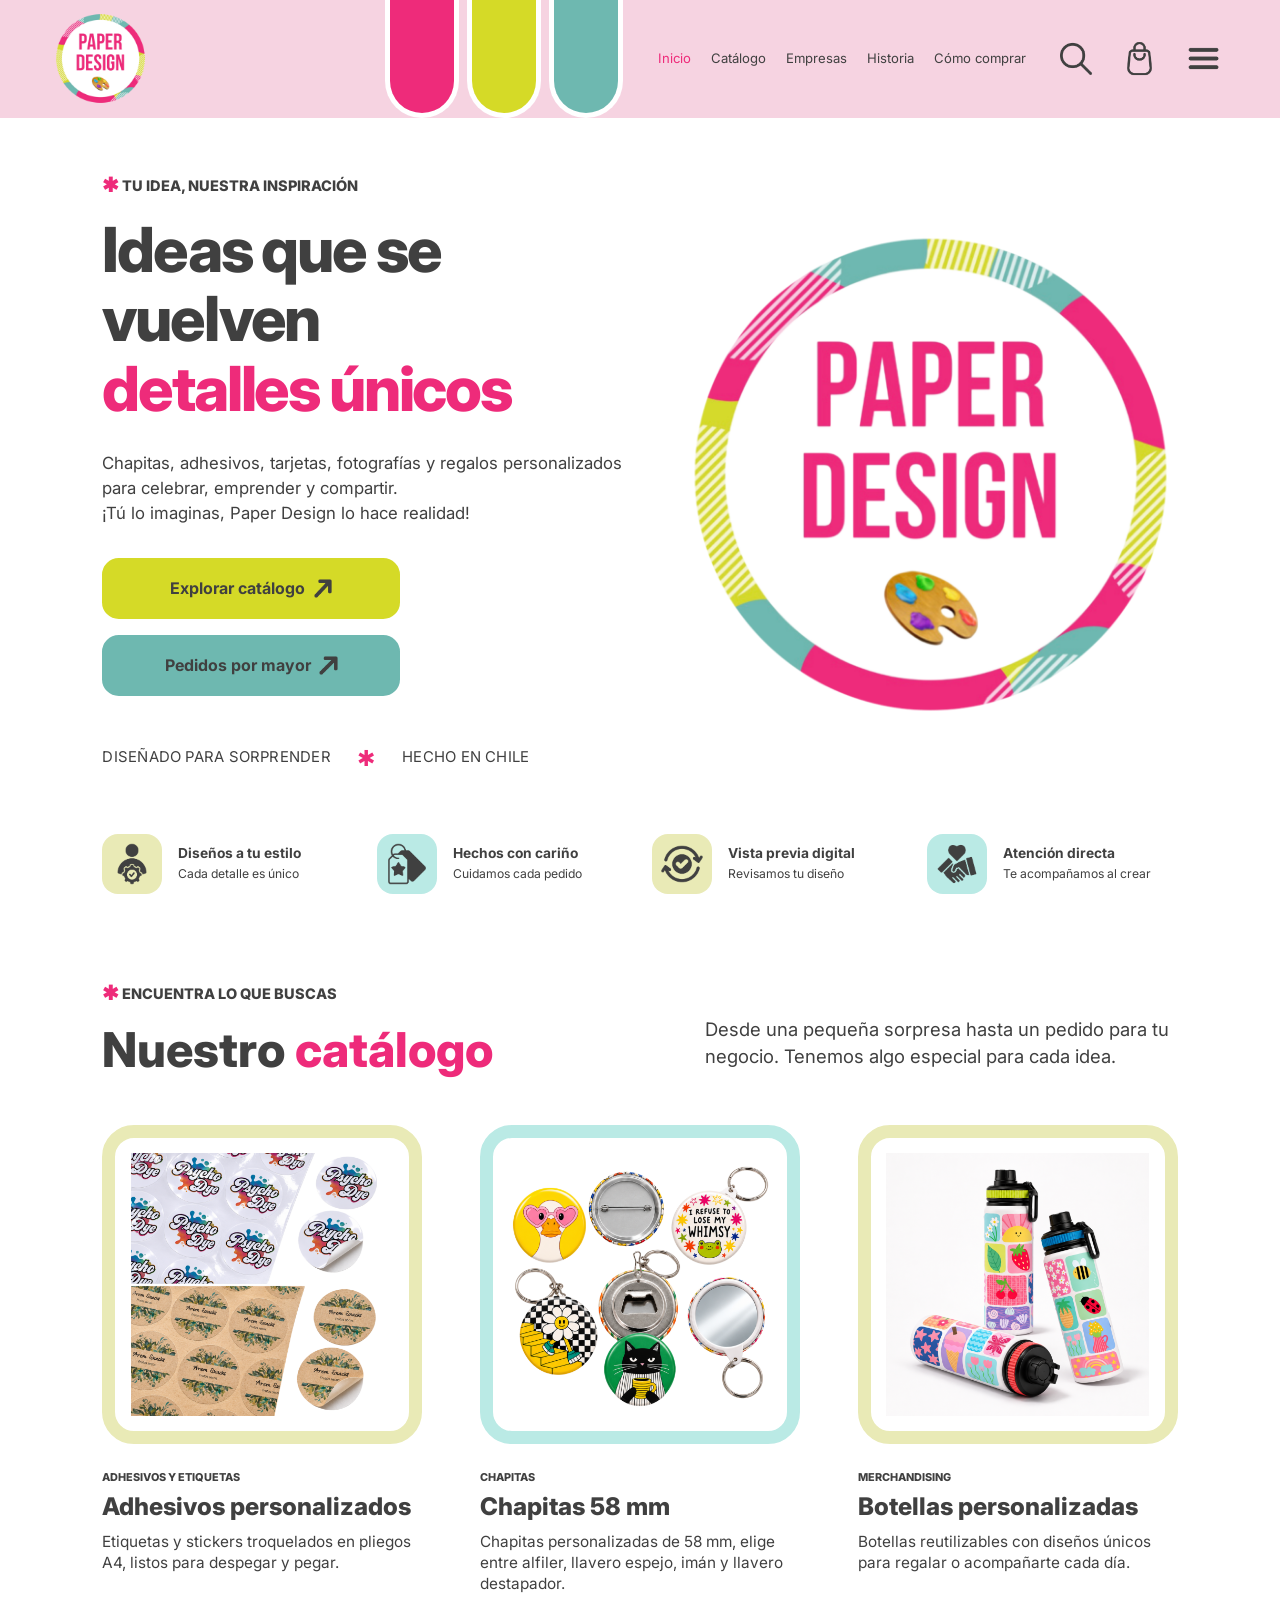
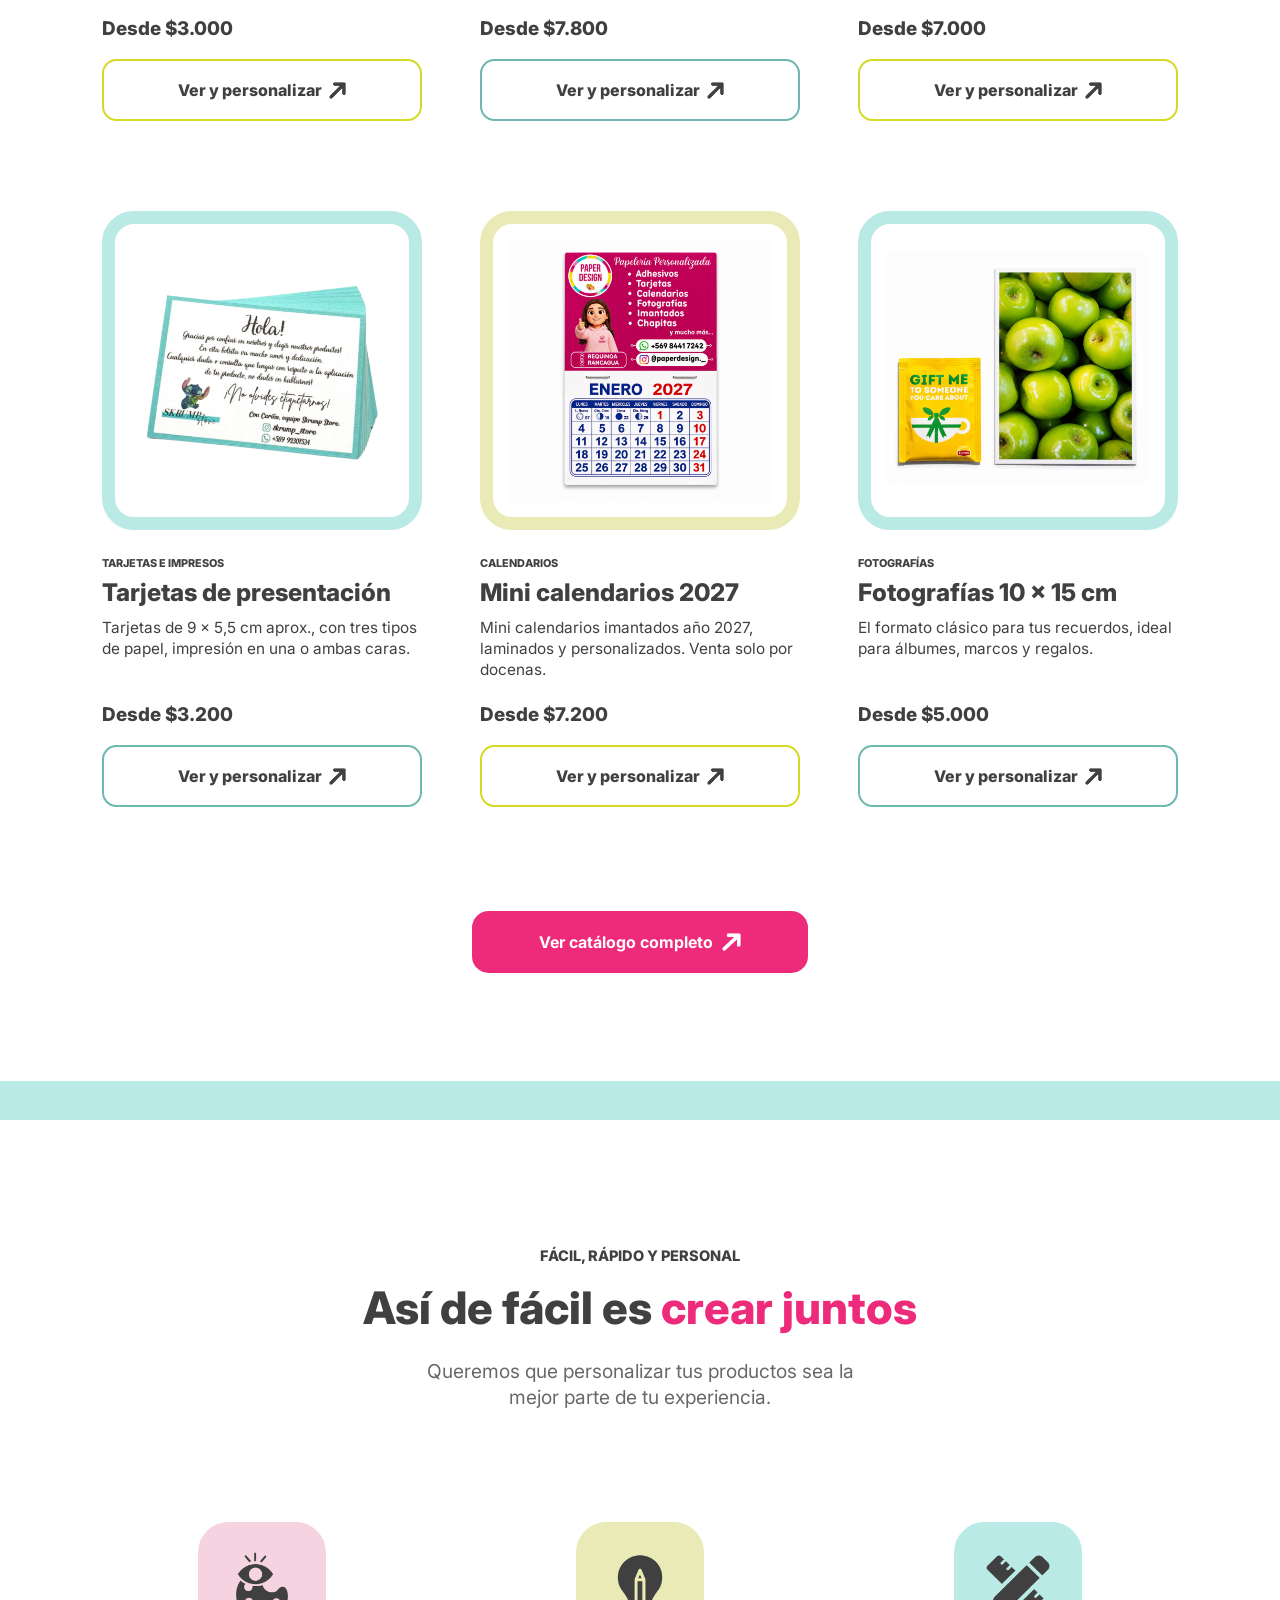
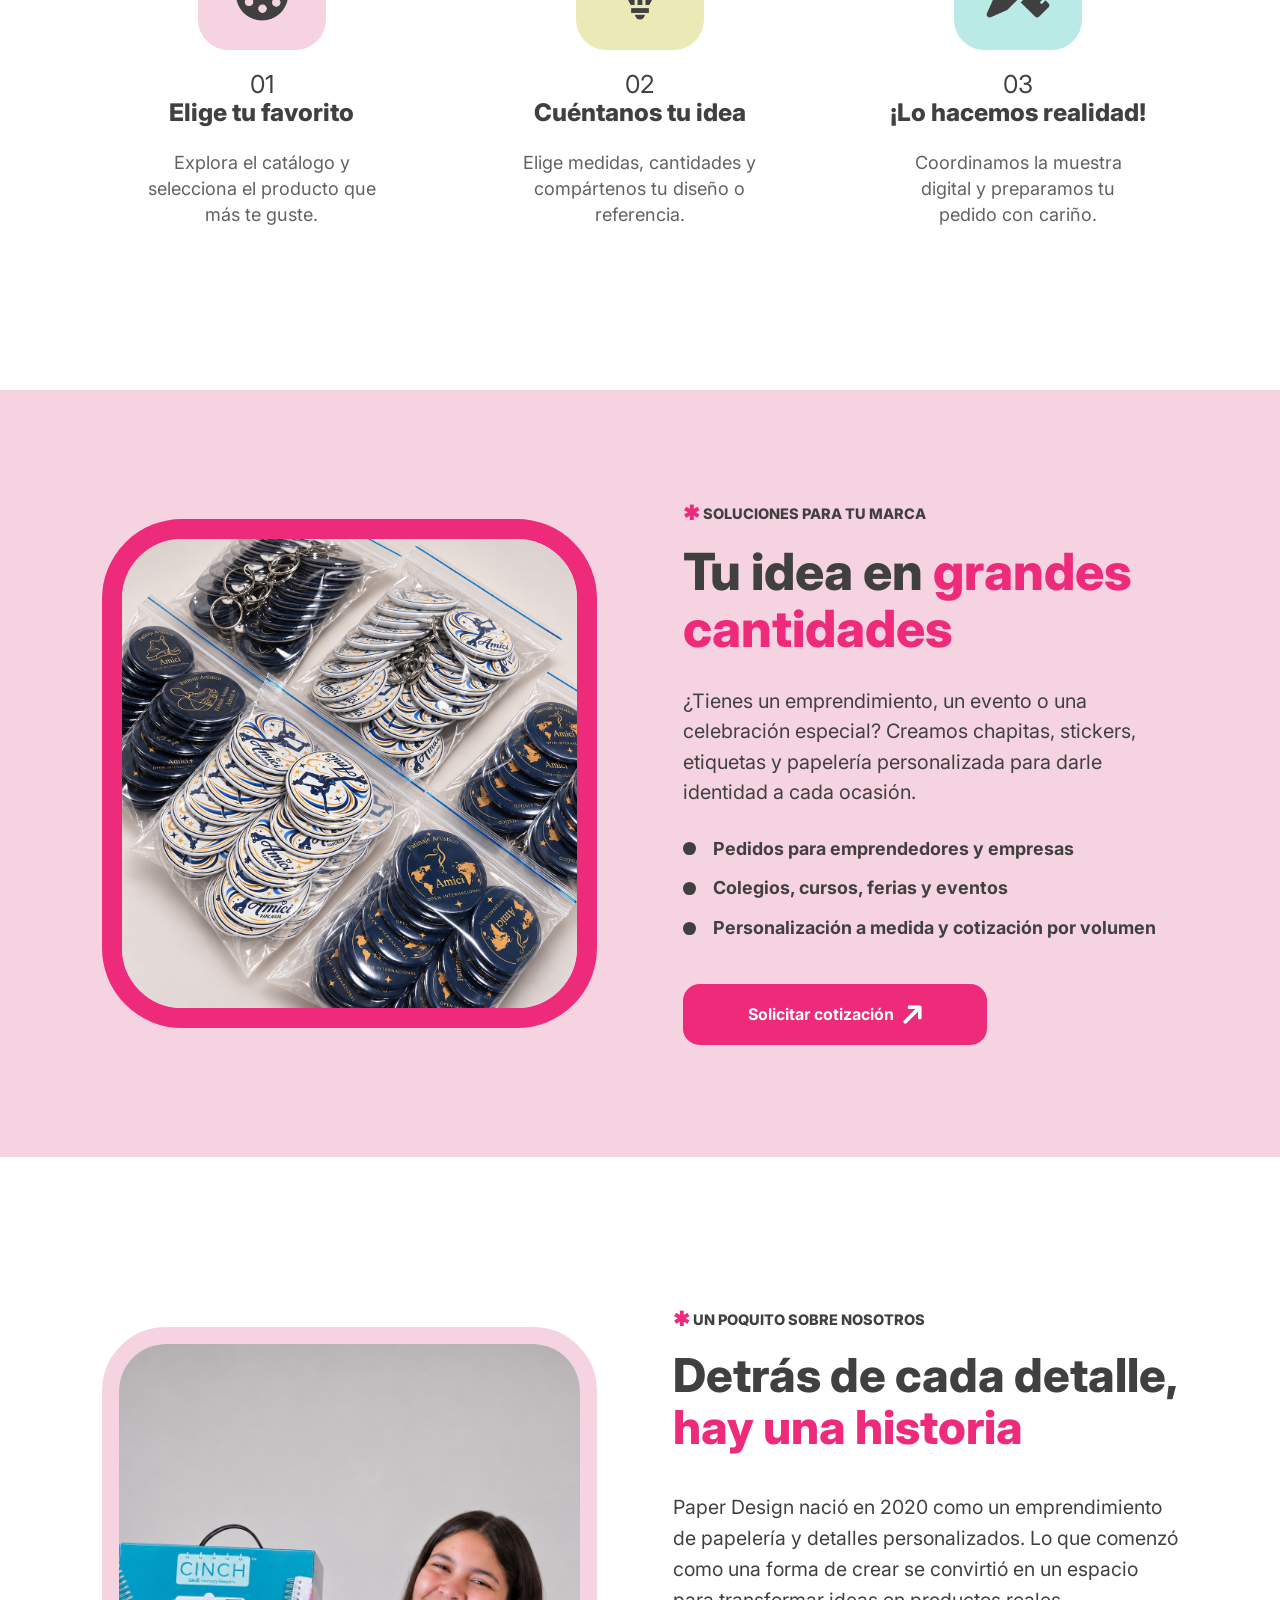
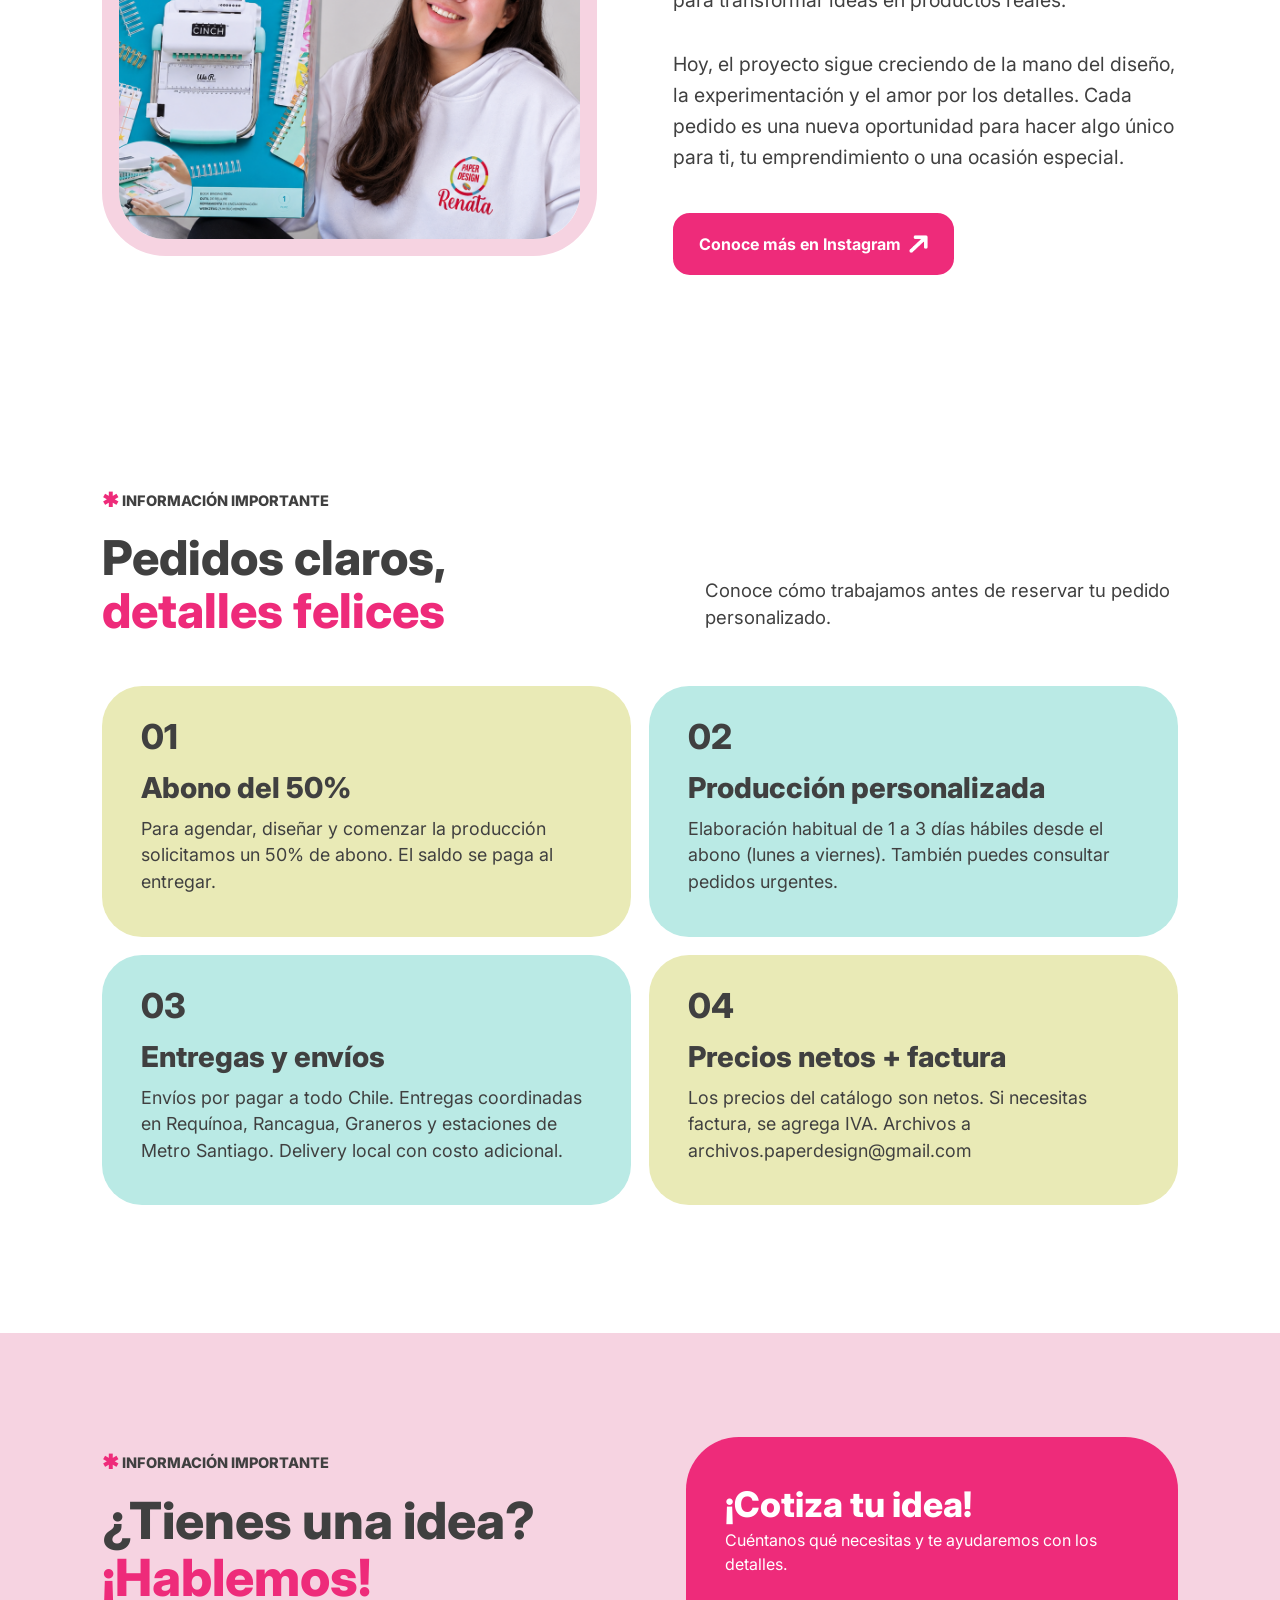
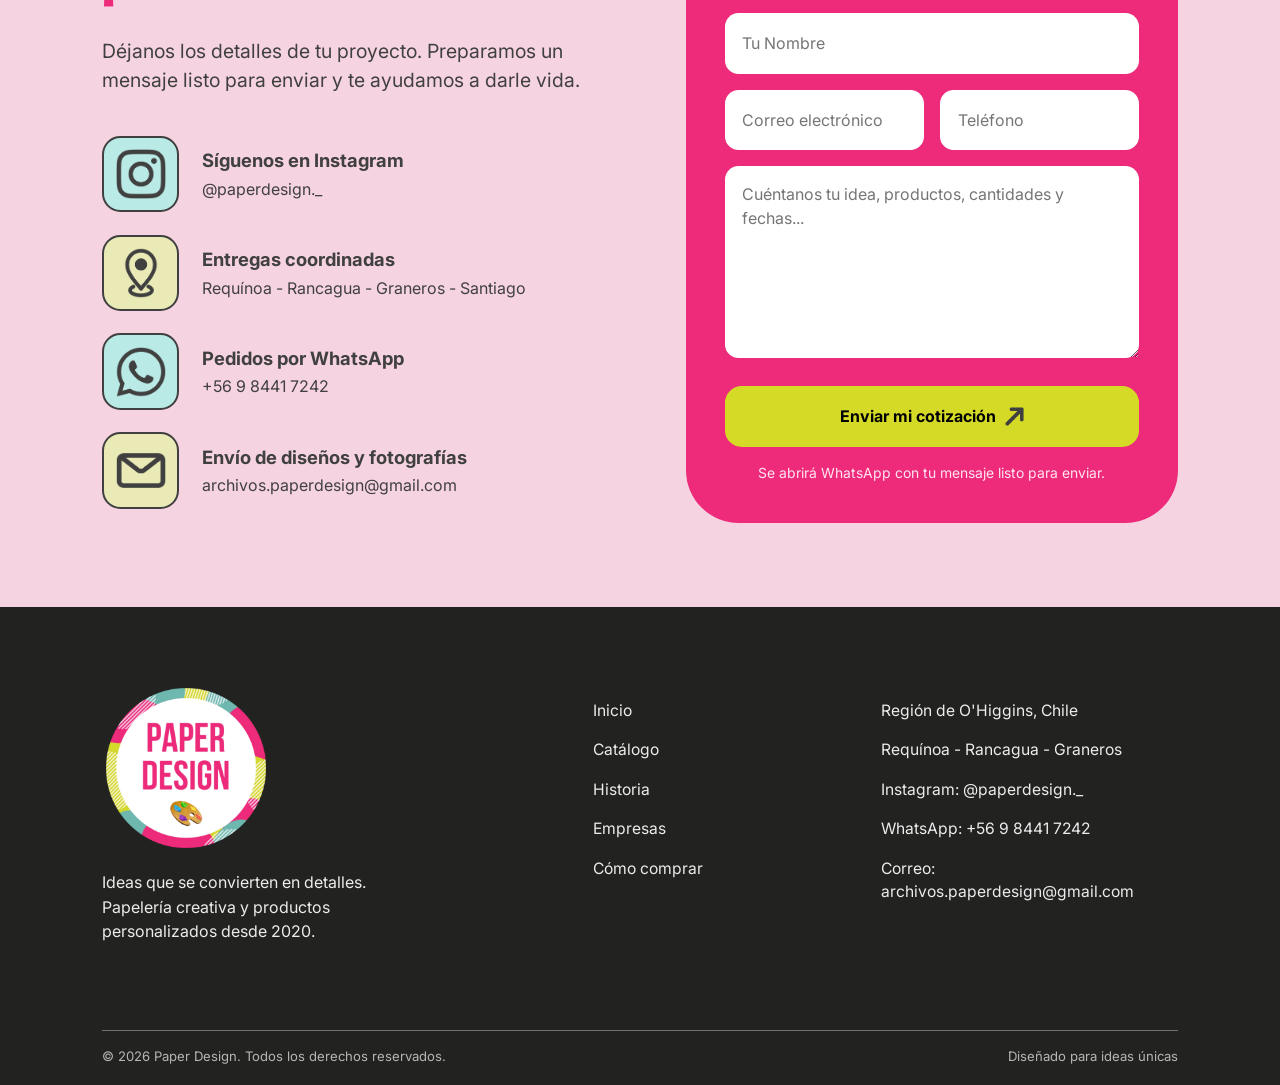
<file: index.html>
<!DOCTYPE html>
<html lang="es-CL">
<head>
  <meta charset="UTF-8">
  <meta name="viewport" content="width=device-width, initial-scale=1.0">
  <meta name="theme-color" content="#F6D3E1">
  <meta name="description" content="Paper Design, papelería creativa y productos personalizados desde 2020.">
  <title>Inicio | Paper Design</title>
  <link rel="preconnect" href="https://fonts.googleapis.com">
  <link rel="preconnect" href="https://fonts.gstatic.com" crossorigin>
  <link href="https://fonts.googleapis.com/css2?family=Inter:wght@400;500;600;700;800;900&display=swap" rel="stylesheet">
  <link rel="stylesheet" href="style.css">
  <script src="script.js" defer></script>
</head>
<body data-page="inicio">
  <a class="skip-link" href="#principal">Ir al contenido principal</a>
  <header class="site-header" id="cabecera">
    <div class="header-content">
      <a class="brand" href="index.html#portada" aria-label="Paper Design, inicio"><img src="assets/marca/logo-paper-design.png" alt="Paper Design"></a>
      <div class="header-tabs" aria-hidden="true"><span class="header-tab pink"></span><span class="header-tab yellow"></span><span class="header-tab blue"></span></div>
      <nav class="header-links" aria-label="Navegación principal">
        <a href="index.html#portada">Inicio</a><a href="catalogo.html">Catálogo</a><a href="index.html#empresas">Empresas</a><a href="index.html#historia">Historia</a><a href="index.html#como-comprar">Cómo comprar</a>
      </nav>
      <div class="header-icons">
        <button class="icon-control" type="button" id="search-open" aria-label="Buscar productos" title="Buscar productos"><img src="assets/iconos/lupa.png" alt=""></button>
        <button class="icon-control bag-control" type="button" id="quote-open" aria-label="Ver cotización" title="Ver cotización"><img src="assets/iconos/compras.png" alt=""><span id="cart-count" class="cart-count" hidden>0</span></button>
        <button class="icon-control" type="button" id="menu-open" aria-label="Abrir menú" aria-expanded="false" title="Menú"><img src="assets/iconos/hamburguesa.png" alt=""></button>
      </div>
    </div>
    <nav class="menu-panel" id="menu-panel" aria-label="Menú desplegable" hidden>
      <a href="index.html#portada">Inicio</a><a href="catalogo.html">Catálogo</a><a href="index.html#empresas">Empresas</a><a href="index.html#historia">Historia</a><a href="index.html#como-comprar">Cómo comprar</a>
    </nav>
  </header>

  <main id="principal">
    <div class="page-view" id="page-home" data-view="inicio">
      <section class="hero container" id="portada">
        <div class="hero-copy">
          <p class="kicker"><span class="asterisk-inline">✱</span> TU IDEA, NUESTRA INSPIRACIÓN</p>
          <h1>Ideas que se vuelven<br><span>detalles únicos</span></h1>
          <p class="hero-paragraph">Chapitas, adhesivos, tarjetas, fotografías y regalos personalizados para celebrar, emprender y compartir.<br>¡Tú lo imaginas, Paper Design lo hace realidad!</p>
          <div class="hero-actions">
            <a class="button solid-yellow" href="catalogo.html">Explorar catálogo <img src="assets/iconos/flecha.png" alt=""></a>
            <a class="button solid-blue" href="#empresas">Pedidos por mayor <img src="assets/iconos/flecha.png" alt=""></a>
          </div>
          <p class="hero-epilogue">DISEÑADO PARA SORPRENDER <span>✱</span> HECHO EN CHILE</p>
        </div>
        <div class="hero-logo"><img src="assets/marca/logo-paper-design-4k.webp" alt="Logotipo Paper Design" width="4096" height="4096" fetchpriority="high" decoding="async"></div>
      </section>

      <section class="benefits container" aria-label="Nuestros valores">
        <div class="benefit"><span class="mini-icon yellow"><img src="assets/iconos/perfil.png" alt=""></span><div><strong>Diseños a tu estilo</strong><p>Cada detalle es único</p></div></div>
        <div class="benefit"><span class="mini-icon blue"><img src="assets/iconos/carino.png" alt=""></span><div><strong>Hechos con cariño</strong><p>Cuidamos cada pedido</p></div></div>
        <div class="benefit"><span class="mini-icon yellow"><img src="assets/iconos/revision.png" alt=""></span><div><strong>Vista previa digital</strong><p>Revisamos tu diseño</p></div></div>
        <div class="benefit"><span class="mini-icon blue"><img src="assets/iconos/conjunto.png" alt=""></span><div><strong>Atención directa</strong><p>Te acompañamos al crear</p></div></div>
      </section>

      <section class="catalog-block container" id="catalogo-destacado">
        <div class="section-title-row"><div><p class="kicker"><span class="asterisk-inline">✱</span> ENCUENTRA LO QUE BUSCAS</p><h2>Nuestro <span>catálogo</span></h2></div><p>Desde una pequeña sorpresa hasta un pedido para tu negocio. Tenemos algo especial para cada idea.</p></div>
        <div class="product-grid" id="home-products"></div>
        <div class="center-action"><a class="button solid-pink" href="catalogo.html">Ver catálogo completo <img src="assets/iconos/flecha.png" alt=""></a></div>
      </section>

      <div class="turquoise-divider" aria-hidden="true"></div>

      <section class="process-section container" id="proceso">
        <p class="kicker">FÁCIL, RÁPIDO Y PERSONAL</p>
        <h2>Así de fácil es <span>crear juntos</span></h2>
        <p class="section-subtitle">Queremos que personalizar tus productos sea la<br> mejor parte de tu experiencia.</p>
        <div class="process-grid">
          <article class="process-step"><span class="process-icon rose"><img src="assets/iconos/elegir.png" alt=""></span><span class="process-number">01</span><h3>Elige tu favorito</h3><p>Explora el catálogo y selecciona el producto que más te guste.</p></article>
          <article class="process-step"><span class="process-icon yellow"><img src="assets/iconos/idear.png" alt=""></span><span class="process-number">02</span><h3>Cuéntanos tu idea</h3><p>Elige medidas, cantidades y compártenos tu diseño o referencia.</p></article>
          <article class="process-step"><span class="process-icon blue"><img src="assets/iconos/crear.png" alt=""></span><span class="process-number">03</span><h3>¡Lo hacemos realidad!</h3><p>Coordinamos la muestra digital y preparamos tu pedido con cariño.</p></article>
        </div>
      </section>

      <section class="enterprise-section" id="empresas">
        <div class="container enterprise-grid">
          <div class="enterprise-image"><img src="assets/marca/empresas-chapitas.png" alt="Pedido de chapitas personalizadas para emprendedores y empresas" loading="lazy"></div>
          <div class="enterprise-text"><p class="kicker"><span class="asterisk-inline">✱</span> SOLUCIONES PARA TU MARCA</p><h2>Tu idea en <span>grandes cantidades</span></h2><p>¿Tienes un emprendimiento, un evento o una celebración especial? Creamos chapitas, stickers, etiquetas y papelería personalizada para darle identidad a cada ocasión.</p><ul><li>Pedidos para emprendedores y empresas</li><li>Colegios, cursos, ferias y eventos</li><li>Personalización a medida y cotización por volumen</li></ul><a class="button solid-pink" href="#contacto">Solicitar cotización <img src="assets/iconos/flecha.png" alt=""></a></div>
        </div>
      </section>

      <section class="story-section container" id="historia">
        <div class="story-image"><img src="assets/marca/historia-renata.png" alt="Fundadora de Paper Design con máquina de anillado Cinch" loading="lazy"></div>
        <div class="story-text"><p class="kicker"><span class="asterisk-inline">✱</span> UN POQUITO SOBRE NOSOTROS</p><h2>Detrás de cada detalle,<br><span>hay una historia</span></h2><p>Paper Design nació en 2020 como un emprendimiento de papelería y detalles personalizados. Lo que comenzó como una forma de crear se convirtió en un espacio para transformar ideas en productos reales.</p><p>Hoy, el proyecto sigue creciendo de la mano del diseño, la experimentación y el amor por los detalles. Cada pedido es una nueva oportunidad para hacer algo único para ti, tu emprendimiento o una ocasión especial.</p><a class="button solid-pink" href="https://www.instagram.com/paperdesign._/" target="_blank" rel="noopener noreferrer">Conoce más en Instagram <img src="assets/iconos/flecha.png" alt=""></a></div>
      </section>

      <section class="buying-section container" id="como-comprar">
        <div class="section-title-row"><div><p class="kicker"><span class="asterisk-inline">✱</span> INFORMACIÓN IMPORTANTE</p><h2>Pedidos claros,<br><span>detalles felices</span></h2></div><p>Conoce cómo trabajamos antes de reservar tu pedido personalizado.</p></div>
        <div class="buying-grid">
          <article class="buying-card yellow"><span>01</span><h3>Abono del 50%</h3><p>Para agendar, diseñar y comenzar la producción solicitamos un 50% de abono. El saldo se paga al entregar.</p></article>
          <article class="buying-card blue"><span>02</span><h3>Producción personalizada</h3><p>Elaboración habitual de 1 a 3 días hábiles desde el abono (lunes a viernes). También puedes consultar pedidos urgentes.</p></article>
          <article class="buying-card blue"><span>03</span><h3>Entregas y envíos</h3><p>Envíos por pagar a todo Chile. Entregas coordinadas en Requínoa, Rancagua, Graneros y estaciones de Metro Santiago. Delivery local con costo adicional.</p></article>
          <article class="buying-card yellow"><span>04</span><h3>Precios netos + factura</h3><p>Los precios del catálogo son netos. Si necesitas factura, se agrega IVA. Archivos a archivos.paperdesign@gmail.com</p></article>
        </div>
      </section>
    </div>

    <section class="contact-section" id="contacto">
      <div class="container contact-grid">
        <div class="contact-text"><p class="kicker"><span class="asterisk-inline">✱</span> INFORMACIÓN IMPORTANTE</p><h2>¿Tienes una idea?<br><span>¡Hablemos!</span></h2><p>Déjanos los detalles de tu proyecto. Preparamos un mensaje listo para enviar y te ayudamos a darle vida.</p>
          <div class="contact-details">
            <a href="https://www.instagram.com/paperdesign._/" target="_blank" rel="noopener noreferrer"><span class="contact-icon blue"><img src="assets/iconos/instagram.png" alt=""></span><span><strong>Síguenos en Instagram</strong><small>@paperdesign._</small></span></a>
            <div><span class="contact-icon yellow"><img src="assets/iconos/ubicacion.png" alt=""></span><span><strong>Entregas coordinadas</strong><small>Requínoa - Rancagua - Graneros - Santiago</small></span></div>
            <a href="https://wa.me/56984417242" target="_blank" rel="noopener noreferrer"><span class="contact-icon blue"><img src="assets/iconos/whatsapp.png" alt=""></span><span><strong>Pedidos por WhatsApp</strong><small>+56 9 8441 7242</small></span></a>
            <a href="mailto:archivos.paperdesign@gmail.com"><span class="contact-icon yellow"><img src="assets/iconos/gmail.png" alt=""></span><span><strong>Envío de diseños y fotografías</strong><small>archivos.paperdesign@gmail.com</small></span></a>
          </div>
        </div>
        <form class="contact-form" id="contact-form">
          <h3>¡Cotiza tu idea!</h3><p>Cuéntanos qué necesitas y te ayudaremos con los detalles.</p>
          <label for="contact-name" class="sr-only">Tu nombre</label><input id="contact-name" type="text" autocomplete="name" name="nombre" required placeholder="Tu Nombre">
          <div class="form-row"><label class="sr-only" for="contact-email">Correo electrónico</label><input id="contact-email" name="email" type="email" autocomplete="email" required placeholder="Correo electrónico"><label class="sr-only" for="contact-phone">Teléfono</label><input id="contact-phone" name="telefono" type="tel" autocomplete="tel" placeholder="Teléfono"></div>
          <label for="contact-message" class="sr-only">Cuéntanos tu idea</label><textarea id="contact-message" name="mensaje" rows="5" required placeholder="Cuéntanos tu idea, productos, cantidades y fechas..."></textarea>
          <button class="button solid-yellow" type="submit">Enviar mi cotización <img src="assets/iconos/flecha.png" alt=""></button>
          <p class="form-note">Se abrirá WhatsApp con tu mensaje listo para enviar.</p>
        </form>
      </div>
    </section>
  </main>

  <footer class="site-footer">
    <div class="container footer-grid"><div class="footer-brand"><a href="index.html#portada" aria-label="Paper Design, inicio"><img src="assets/marca/logo-paper-design.png" alt="Paper Design"></a><p>Ideas que se convierten en detalles.<br>Papelería creativa y productos<br>personalizados desde 2020.</p></div><nav class="footer-col" aria-label="Enlaces"><a href="index.html#portada">Inicio</a><a href="catalogo.html">Catálogo</a><a href="index.html#historia">Historia</a><a href="index.html#empresas">Empresas</a><a href="index.html#como-comprar">Cómo comprar</a></nav><div class="footer-col"><span>Región de O'Higgins, Chile</span><span>Requínoa - Rancagua - Graneros</span><a href="https://www.instagram.com/paperdesign._/" target="_blank" rel="noopener noreferrer">Instagram: @paperdesign._</a><a href="https://wa.me/56984417242" target="_blank" rel="noopener noreferrer">WhatsApp: +56 9 8441 7242</a><a href="mailto:archivos.paperdesign@gmail.com">Correo: archivos.paperdesign@gmail.com</a></div></div>
    <div class="container footer-bottom"><span>© 2026 Paper Design. Todos los derechos reservados.</span><span>Diseñado para ideas únicas</span></div>
  </footer>

  <div class="overlay" id="search-modal" hidden><div class="overlay-bg" data-close="search"></div><section class="search-dialog" role="dialog" aria-modal="true" aria-labelledby="search-title"><div class="dialog-heading"><h2 id="search-title">Buscar productos</h2><button type="button" class="close-control" data-close="search" aria-label="Cerrar">×</button></div><input type="search" id="search-input" placeholder="¿Qué estás buscando?" aria-label="Buscar productos"><div id="search-results" class="search-results"></div></section></div>
  <div class="overlay" id="quote-modal" hidden><div class="overlay-bg" data-close="quote"></div><aside class="quote-dialog" role="dialog" aria-modal="true" aria-labelledby="quote-title"><div class="dialog-heading"><h2 id="quote-title">Mi cotización</h2><button type="button" class="close-control" data-close="quote" aria-label="Cerrar">×</button></div><div id="quote-items" class="quote-items"></div><div class="quote-summary"><div class="quote-total"><span>Total estimado</span><strong id="quote-total">$0</strong></div><label for="quote-notes">Indicaciones especiales</label><textarea id="quote-notes" rows="3" placeholder="Colores, diseños, fecha..."></textarea><button class="button solid-yellow" type="button" id="quote-send">Enviar cotización por WhatsApp</button></div></aside></div>
  <div id="toast" class="toast" role="status" aria-live="polite" hidden></div>
</body>
</html>
</file>
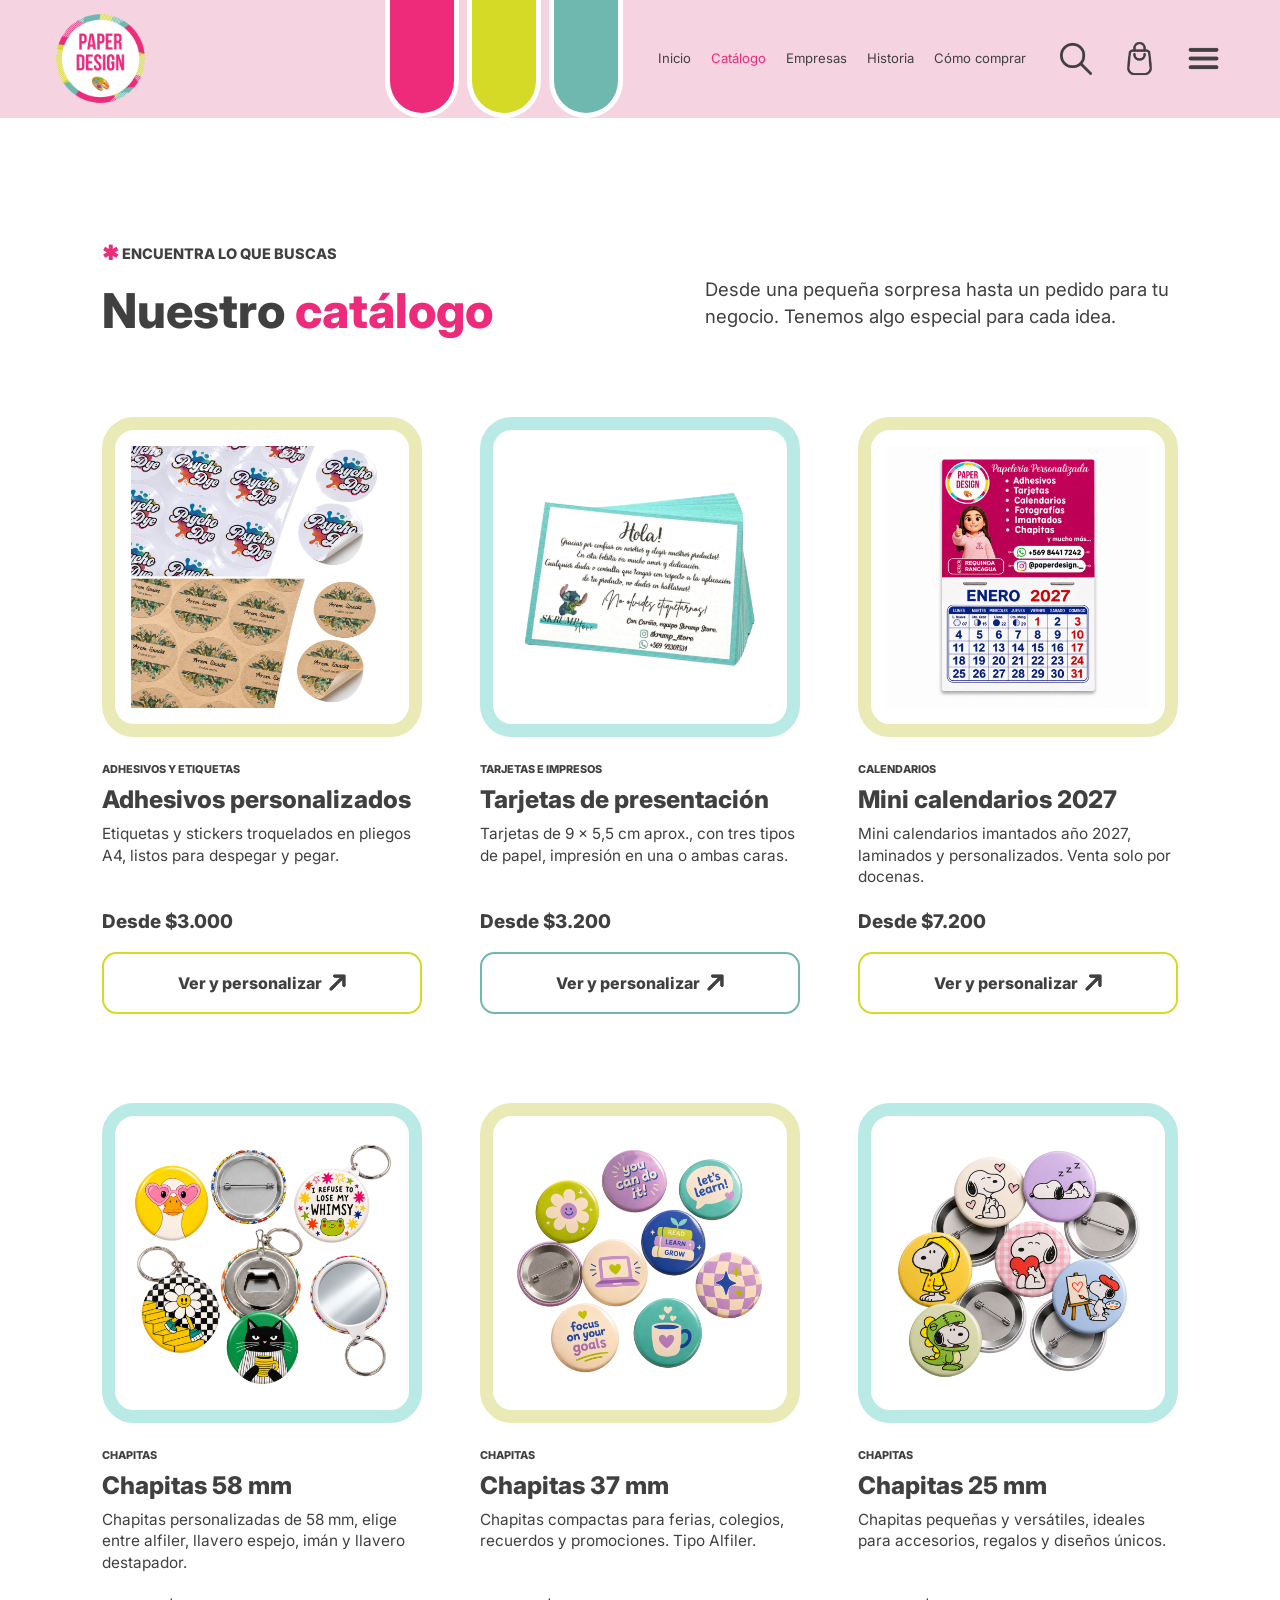
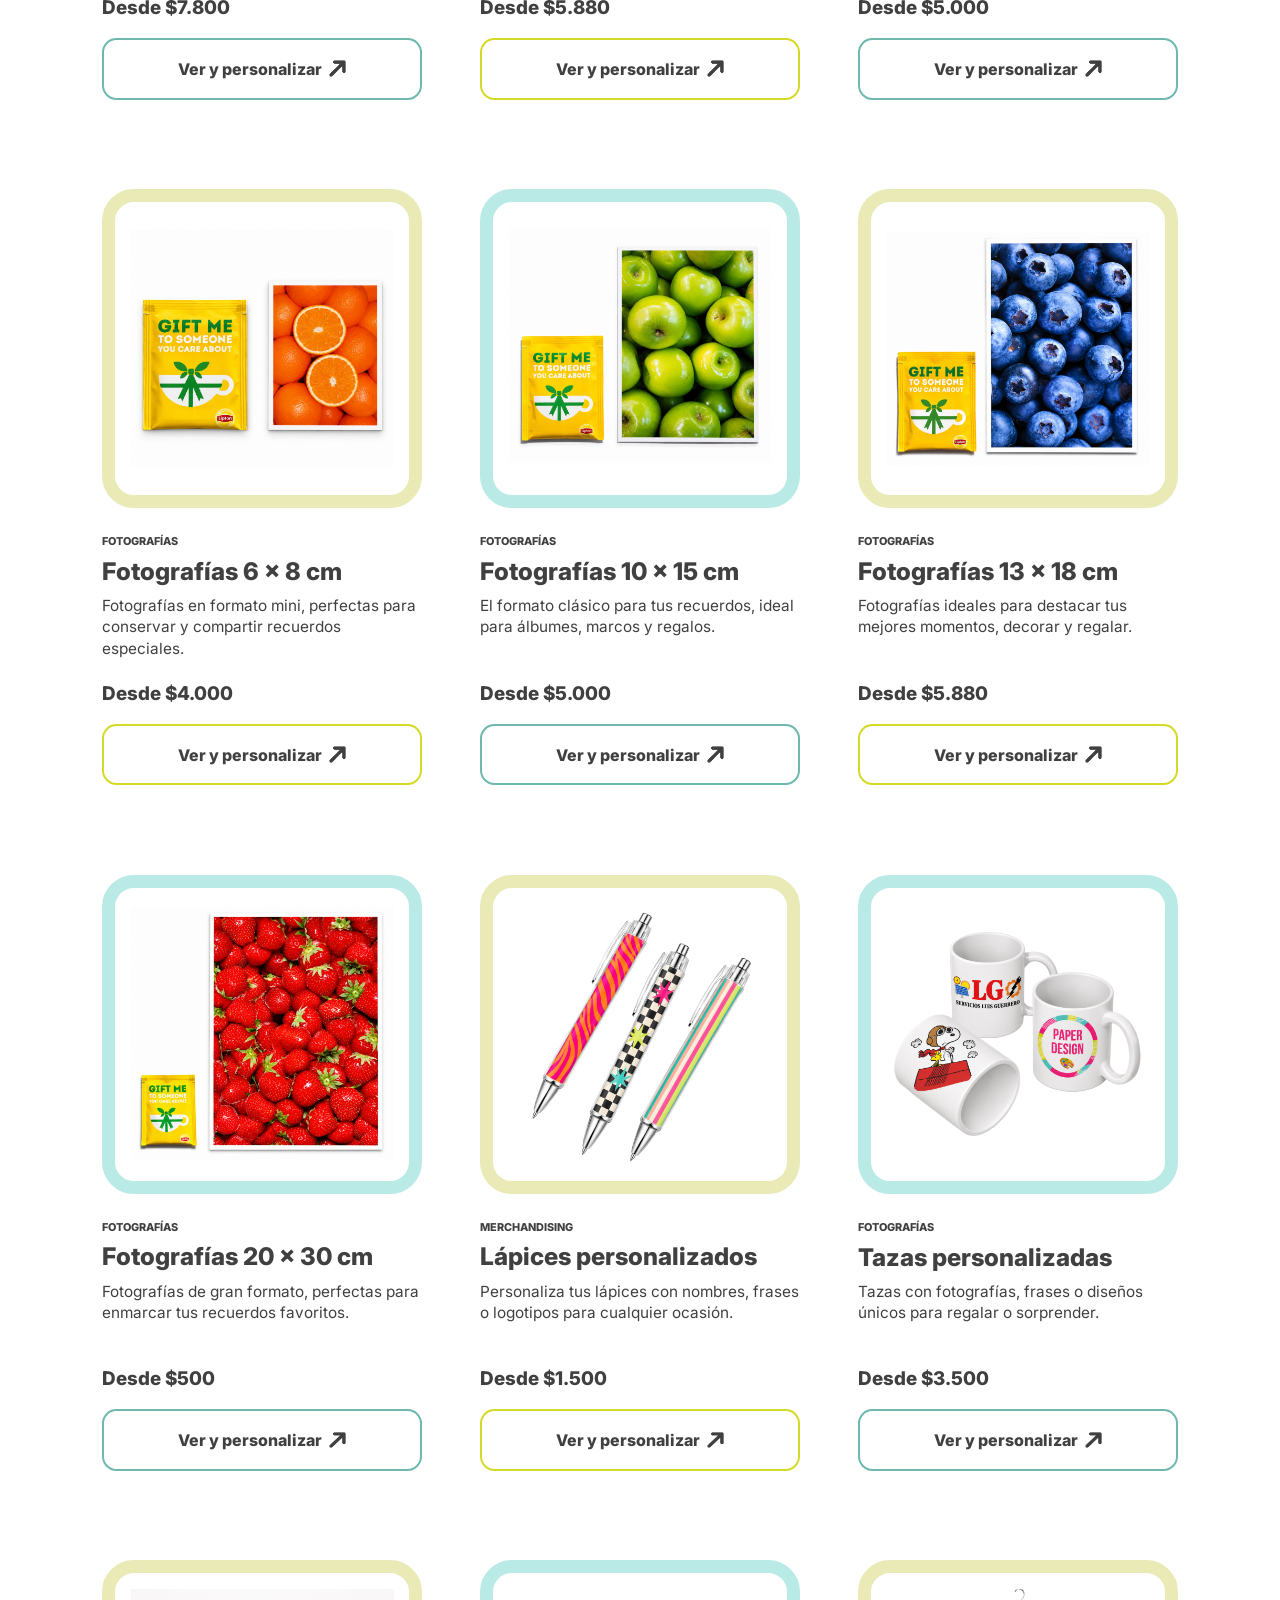
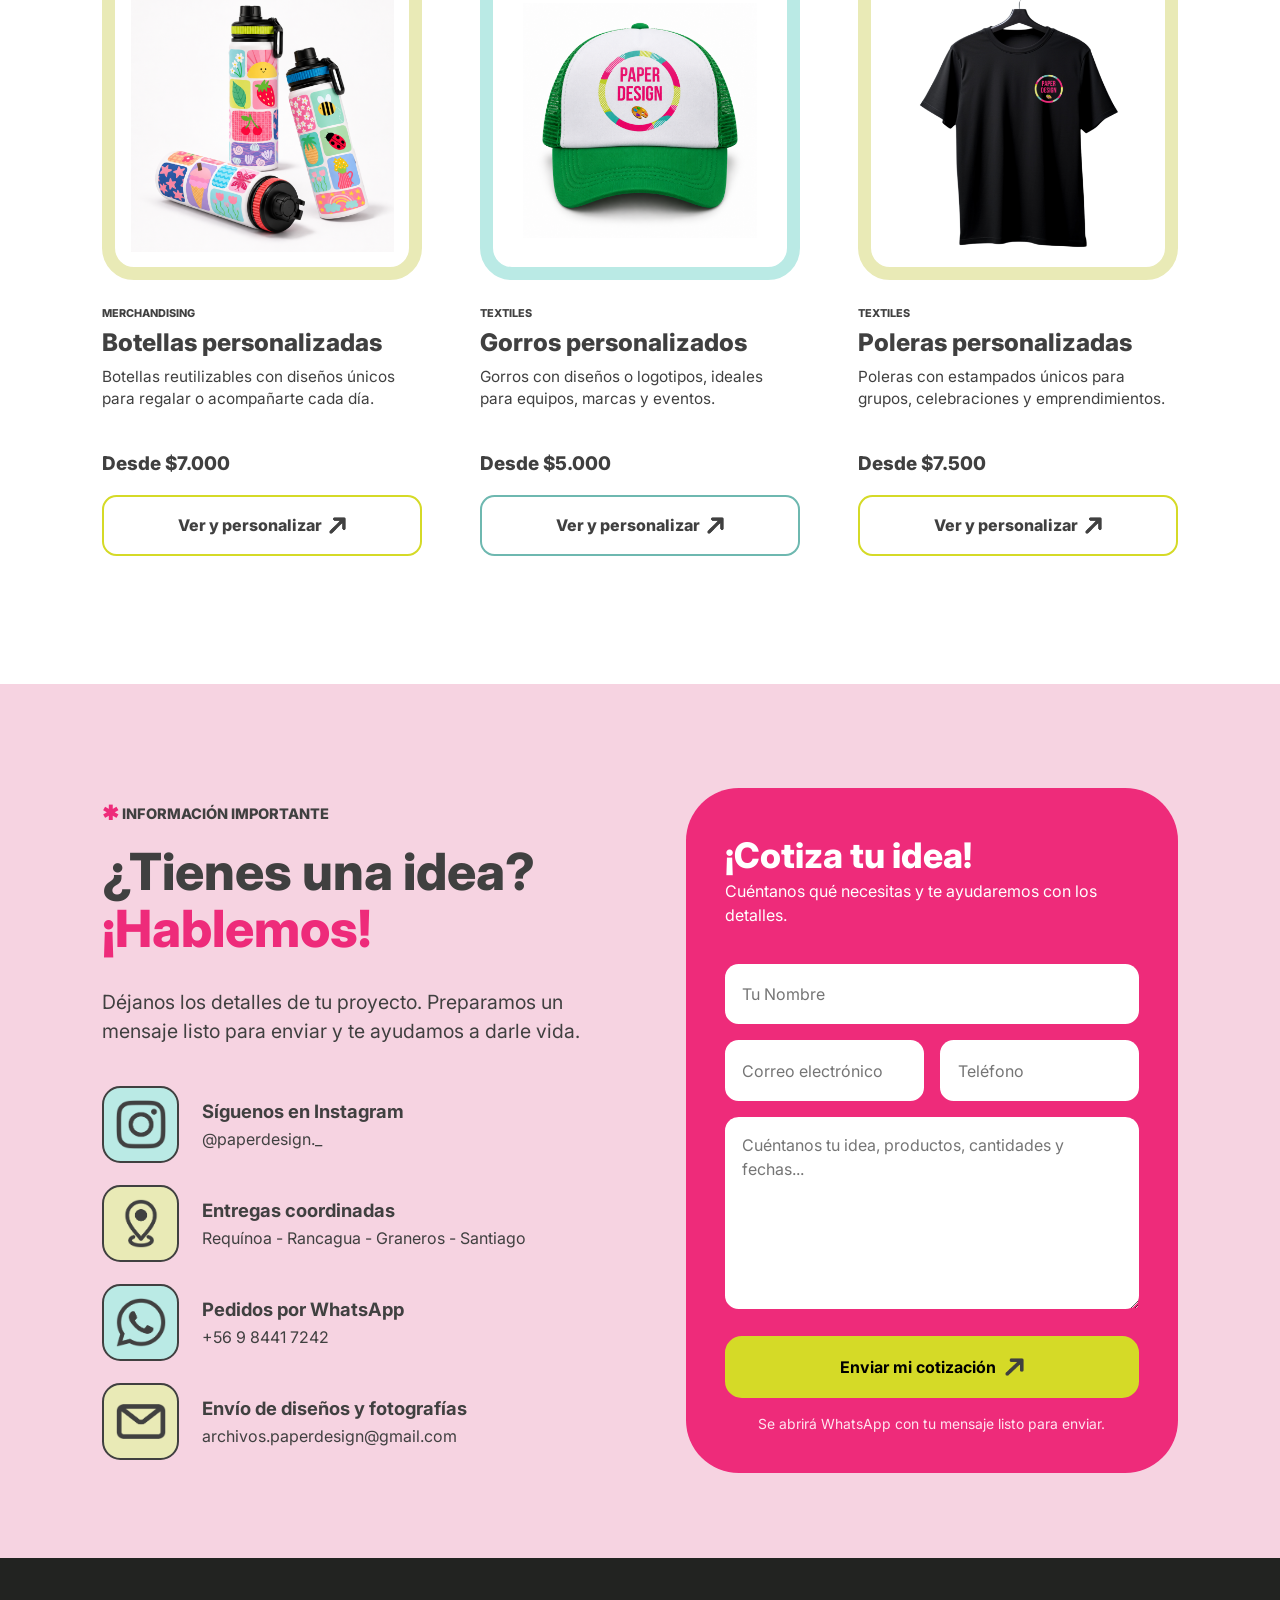
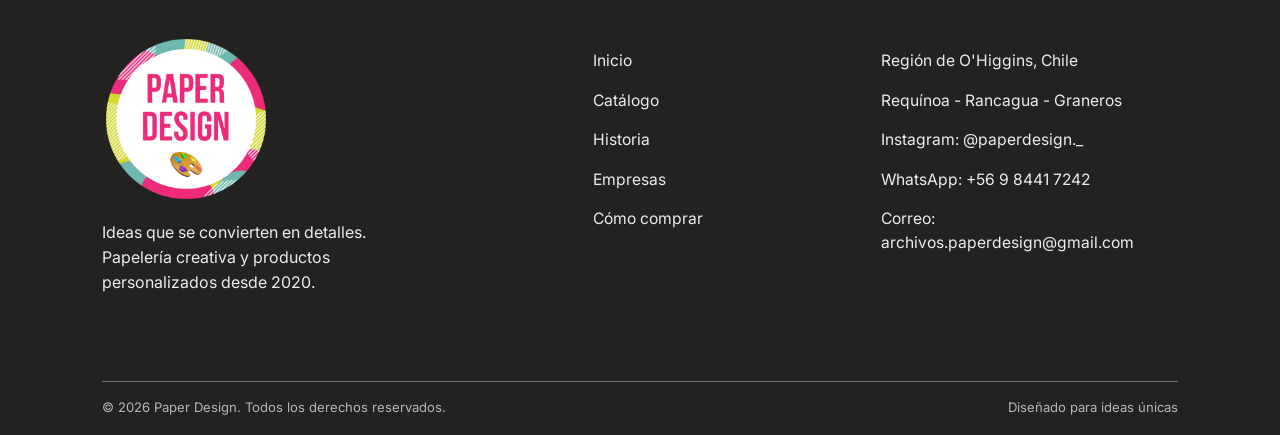
<file: catalogo.html>
<!DOCTYPE html>
<html lang="es-CL">
<head>
  <meta charset="UTF-8">
  <meta name="viewport" content="width=device-width, initial-scale=1.0">
  <meta name="theme-color" content="#F6D3E1">
  <meta name="description" content="Conoce el catálogo de productos personalizados de Paper Design: chapitas, adhesivos, fotografías y más.">
  <title>Catálogo | Paper Design</title>
  <link rel="preconnect" href="https://fonts.googleapis.com">
  <link rel="preconnect" href="https://fonts.gstatic.com" crossorigin>
  <link href="https://fonts.googleapis.com/css2?family=Inter:wght@400;500;600;700;800;900&display=swap" rel="stylesheet">
  <link rel="stylesheet" href="style.css">
  <script src="script.js" defer></script>
</head>
<body data-page="catalogo">
  <a class="skip-link" href="#principal">Ir al contenido principal</a>
  <header class="site-header" id="cabecera">
    <div class="header-content">
      <a class="brand" href="index.html#portada" aria-label="Paper Design, inicio"><img src="assets/marca/logo-paper-design.png" alt="Paper Design"></a>
      <div class="header-tabs" aria-hidden="true"><span class="header-tab pink"></span><span class="header-tab yellow"></span><span class="header-tab blue"></span></div>
      <nav class="header-links" aria-label="Navegación principal">
        <a href="index.html#portada">Inicio</a><a href="catalogo.html">Catálogo</a><a href="index.html#empresas">Empresas</a><a href="index.html#historia">Historia</a><a href="index.html#como-comprar">Cómo comprar</a>
      </nav>
      <div class="header-icons">
        <button class="icon-control" type="button" id="search-open" aria-label="Buscar productos" title="Buscar productos"><img src="assets/iconos/lupa.png" alt=""></button>
        <button class="icon-control bag-control" type="button" id="quote-open" aria-label="Ver cotización" title="Ver cotización"><img src="assets/iconos/compras.png" alt=""><span id="cart-count" class="cart-count" hidden>0</span></button>
        <button class="icon-control" type="button" id="menu-open" aria-label="Abrir menú" aria-expanded="false" title="Menú"><img src="assets/iconos/hamburguesa.png" alt=""></button>
      </div>
    </div>
    <nav class="menu-panel" id="menu-panel" aria-label="Menú desplegable" hidden>
      <a href="index.html#portada">Inicio</a><a href="catalogo.html">Catálogo</a><a href="index.html#empresas">Empresas</a><a href="index.html#historia">Historia</a><a href="index.html#como-comprar">Cómo comprar</a>
    </nav>
  </header>

  <main id="principal">
    <div class="page-view" id="page-catalog" data-view="catalogo">
      <section class="catalog-block container full-catalog">
        <div class="section-title-row"><div><p class="kicker"><span class="asterisk-inline">✱</span> ENCUENTRA LO QUE BUSCAS</p><h1>Nuestro <span>catálogo</span></h1></div><p>Desde una pequeña sorpresa hasta un pedido para tu negocio. Tenemos algo especial para cada idea.</p></div>
        <div class="product-grid" id="catalog-products"></div>
      </section>
    </div>

    <section class="contact-section" id="contacto">
      <div class="container contact-grid">
        <div class="contact-text"><p class="kicker"><span class="asterisk-inline">✱</span> INFORMACIÓN IMPORTANTE</p><h2>¿Tienes una idea?<br><span>¡Hablemos!</span></h2><p>Déjanos los detalles de tu proyecto. Preparamos un mensaje listo para enviar y te ayudamos a darle vida.</p>
          <div class="contact-details">
            <a href="https://www.instagram.com/paperdesign._/" target="_blank" rel="noopener noreferrer"><span class="contact-icon blue"><img src="assets/iconos/instagram.png" alt=""></span><span><strong>Síguenos en Instagram</strong><small>@paperdesign._</small></span></a>
            <div><span class="contact-icon yellow"><img src="assets/iconos/ubicacion.png" alt=""></span><span><strong>Entregas coordinadas</strong><small>Requínoa - Rancagua - Graneros - Santiago</small></span></div>
            <a href="https://wa.me/56984417242" target="_blank" rel="noopener noreferrer"><span class="contact-icon blue"><img src="assets/iconos/whatsapp.png" alt=""></span><span><strong>Pedidos por WhatsApp</strong><small>+56 9 8441 7242</small></span></a>
            <a href="mailto:archivos.paperdesign@gmail.com"><span class="contact-icon yellow"><img src="assets/iconos/gmail.png" alt=""></span><span><strong>Envío de diseños y fotografías</strong><small>archivos.paperdesign@gmail.com</small></span></a>
          </div>
        </div>
        <form class="contact-form" id="contact-form">
          <h3>¡Cotiza tu idea!</h3><p>Cuéntanos qué necesitas y te ayudaremos con los detalles.</p>
          <label for="contact-name" class="sr-only">Tu nombre</label><input id="contact-name" type="text" autocomplete="name" name="nombre" required placeholder="Tu Nombre">
          <div class="form-row"><label class="sr-only" for="contact-email">Correo electrónico</label><input id="contact-email" name="email" type="email" autocomplete="email" required placeholder="Correo electrónico"><label class="sr-only" for="contact-phone">Teléfono</label><input id="contact-phone" name="telefono" type="tel" autocomplete="tel" placeholder="Teléfono"></div>
          <label for="contact-message" class="sr-only">Cuéntanos tu idea</label><textarea id="contact-message" name="mensaje" rows="5" required placeholder="Cuéntanos tu idea, productos, cantidades y fechas..."></textarea>
          <button class="button solid-yellow" type="submit">Enviar mi cotización <img src="assets/iconos/flecha.png" alt=""></button>
          <p class="form-note">Se abrirá WhatsApp con tu mensaje listo para enviar.</p>
        </form>
      </div>
    </section>
  </main>

  <footer class="site-footer">
    <div class="container footer-grid"><div class="footer-brand"><a href="index.html#portada" aria-label="Paper Design, inicio"><img src="assets/marca/logo-paper-design.png" alt="Paper Design"></a><p>Ideas que se convierten en detalles.<br>Papelería creativa y productos<br>personalizados desde 2020.</p></div><nav class="footer-col" aria-label="Enlaces"><a href="index.html#portada">Inicio</a><a href="catalogo.html">Catálogo</a><a href="index.html#historia">Historia</a><a href="index.html#empresas">Empresas</a><a href="index.html#como-comprar">Cómo comprar</a></nav><div class="footer-col"><span>Región de O'Higgins, Chile</span><span>Requínoa - Rancagua - Graneros</span><a href="https://www.instagram.com/paperdesign._/" target="_blank" rel="noopener noreferrer">Instagram: @paperdesign._</a><a href="https://wa.me/56984417242" target="_blank" rel="noopener noreferrer">WhatsApp: +56 9 8441 7242</a><a href="mailto:archivos.paperdesign@gmail.com">Correo: archivos.paperdesign@gmail.com</a></div></div>
    <div class="container footer-bottom"><span>© 2026 Paper Design. Todos los derechos reservados.</span><span>Diseñado para ideas únicas</span></div>
  </footer>

  <div class="overlay" id="search-modal" hidden><div class="overlay-bg" data-close="search"></div><section class="search-dialog" role="dialog" aria-modal="true" aria-labelledby="search-title"><div class="dialog-heading"><h2 id="search-title">Buscar productos</h2><button type="button" class="close-control" data-close="search" aria-label="Cerrar">×</button></div><input type="search" id="search-input" placeholder="¿Qué estás buscando?" aria-label="Buscar productos"><div id="search-results" class="search-results"></div></section></div>
  <div class="overlay" id="quote-modal" hidden><div class="overlay-bg" data-close="quote"></div><aside class="quote-dialog" role="dialog" aria-modal="true" aria-labelledby="quote-title"><div class="dialog-heading"><h2 id="quote-title">Mi cotización</h2><button type="button" class="close-control" data-close="quote" aria-label="Cerrar">×</button></div><div id="quote-items" class="quote-items"></div><div class="quote-summary"><div class="quote-total"><span>Total estimado</span><strong id="quote-total">$0</strong></div><label for="quote-notes">Indicaciones especiales</label><textarea id="quote-notes" rows="3" placeholder="Colores, diseños, fecha..."></textarea><button class="button solid-yellow" type="button" id="quote-send">Enviar cotización por WhatsApp</button></div></aside></div>
  <div id="toast" class="toast" role="status" aria-live="polite" hidden></div>
</body>
</html>
</file>
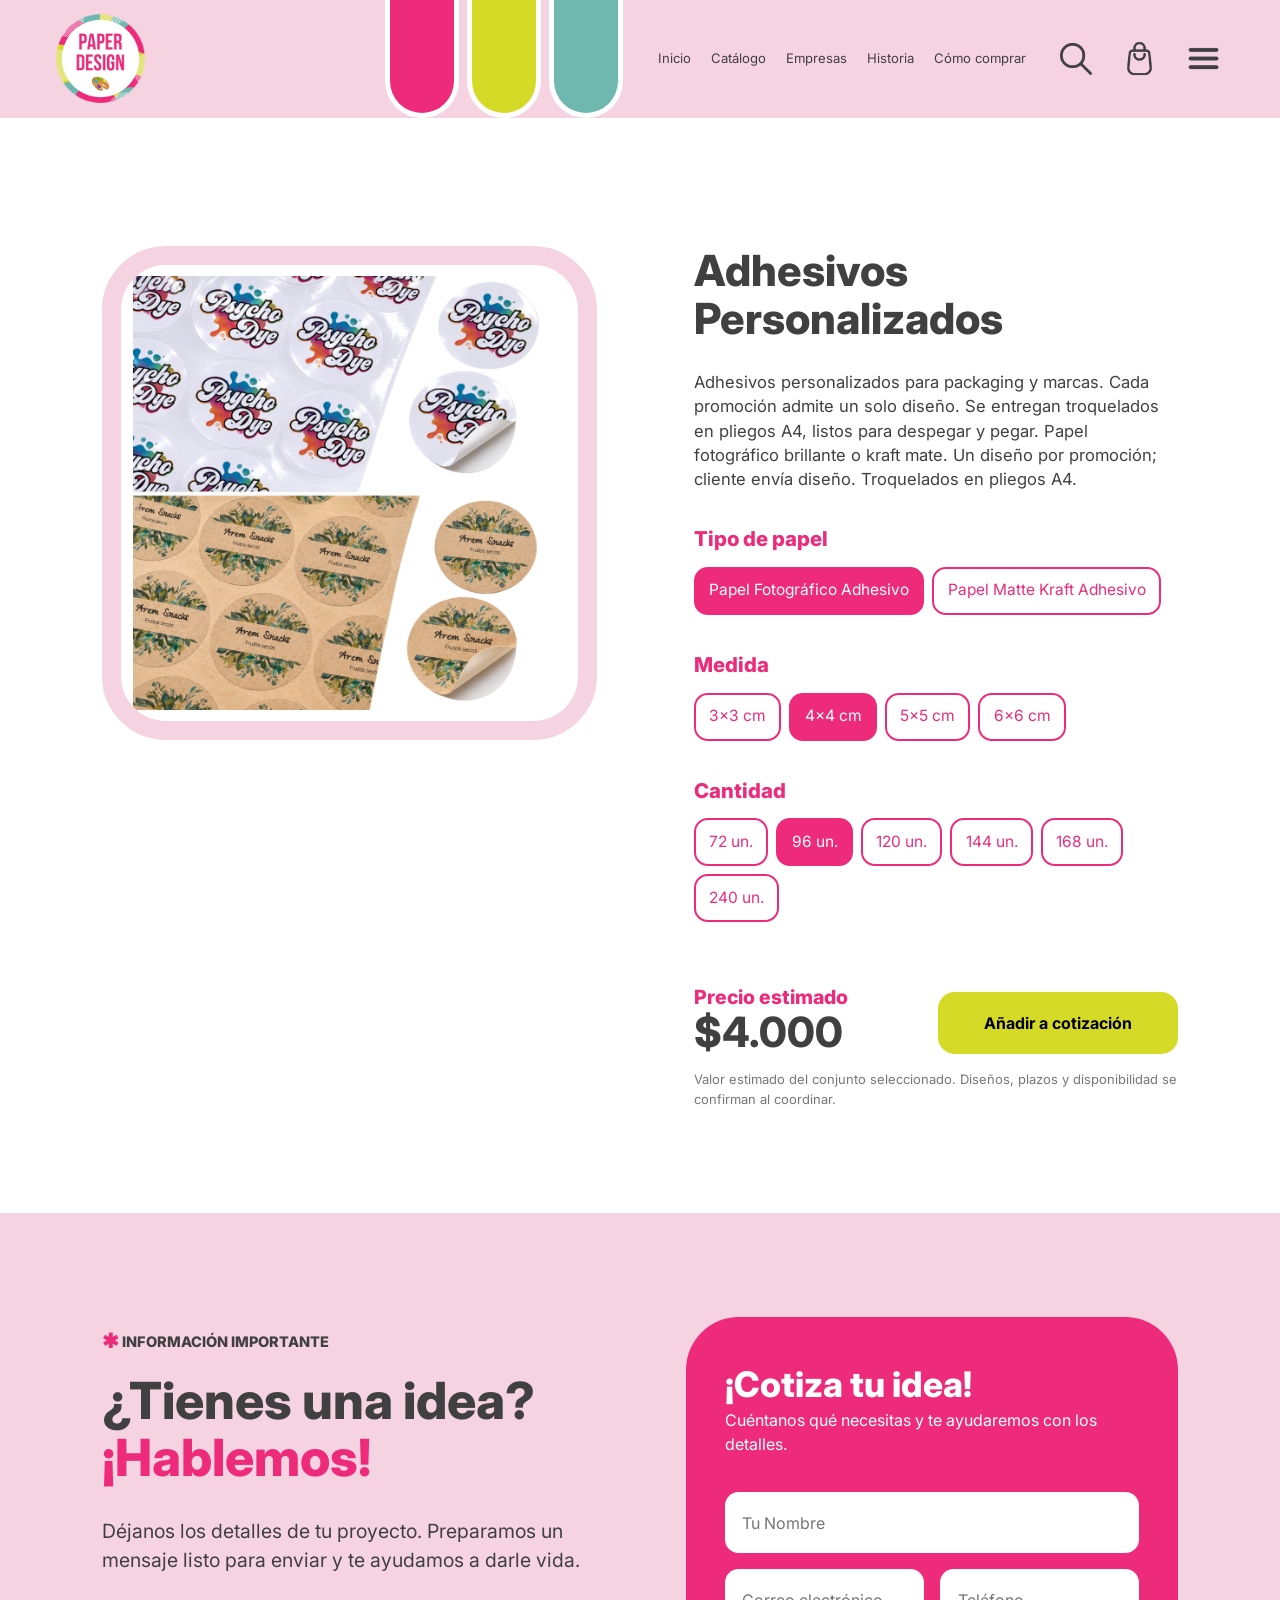
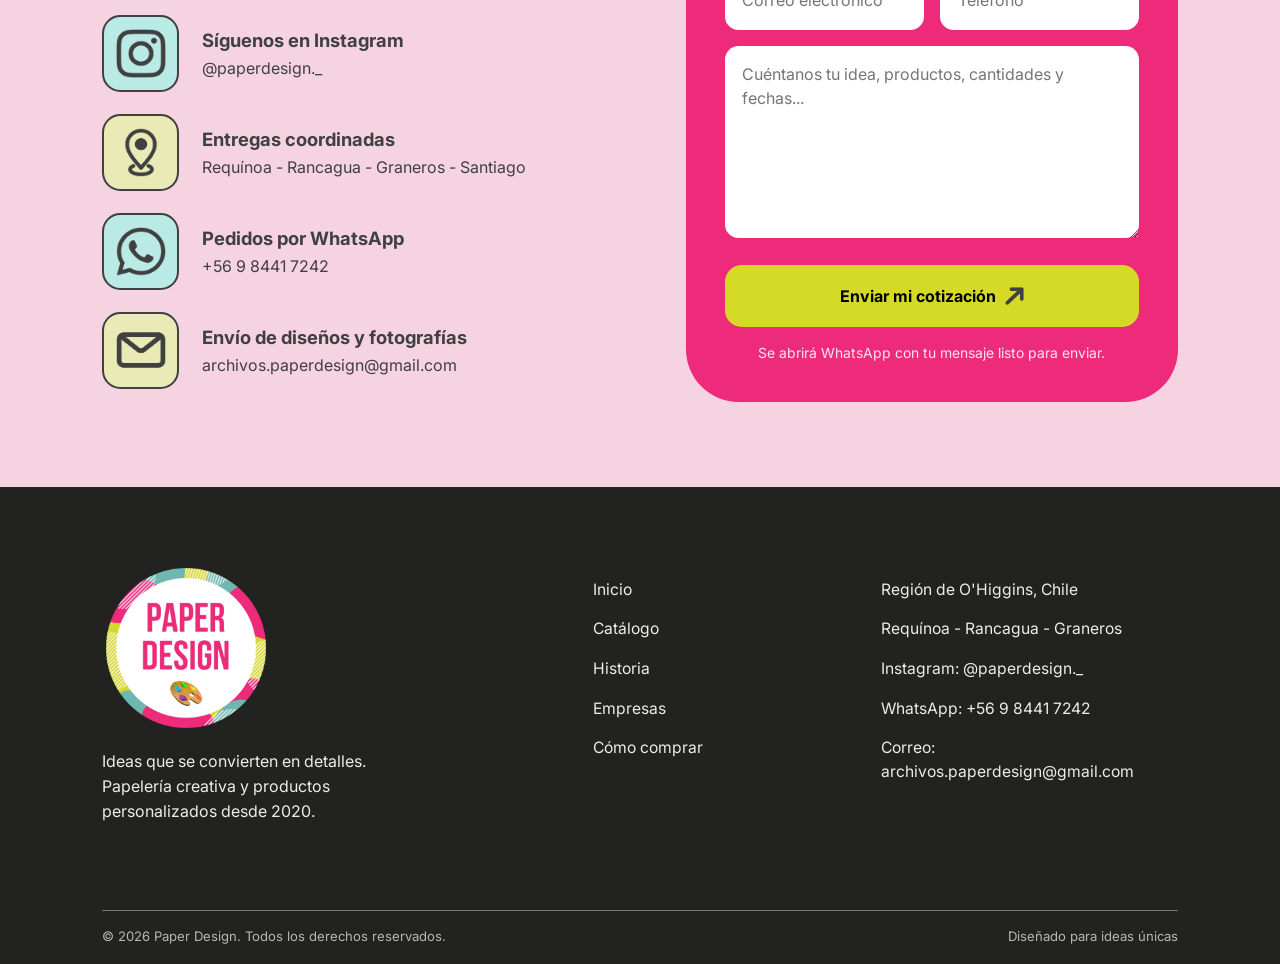
<file: producto.html>
<!DOCTYPE html>
<html lang="es-CL">
<head>
  <meta charset="UTF-8">
  <meta name="viewport" content="width=device-width, initial-scale=1.0">
  <meta name="theme-color" content="#F6D3E1">
  <meta name="description" content="Personaliza tus productos Paper Design, elige opciones y prepara una cotización.">
  <title>Producto | Paper Design</title>
  <link rel="preconnect" href="https://fonts.googleapis.com">
  <link rel="preconnect" href="https://fonts.gstatic.com" crossorigin>
  <link href="https://fonts.googleapis.com/css2?family=Inter:wght@400;500;600;700;800;900&display=swap" rel="stylesheet">
  <link rel="stylesheet" href="style.css">
  <script src="script.js" defer></script>
</head>
<body data-page="producto">
  <a class="skip-link" href="#principal">Ir al contenido principal</a>
  <header class="site-header" id="cabecera">
    <div class="header-content">
      <a class="brand" href="index.html#portada" aria-label="Paper Design, inicio"><img src="assets/marca/logo-paper-design.png" alt="Paper Design"></a>
      <div class="header-tabs" aria-hidden="true"><span class="header-tab pink"></span><span class="header-tab yellow"></span><span class="header-tab blue"></span></div>
      <nav class="header-links" aria-label="Navegación principal">
        <a href="index.html#portada">Inicio</a><a href="catalogo.html">Catálogo</a><a href="index.html#empresas">Empresas</a><a href="index.html#historia">Historia</a><a href="index.html#como-comprar">Cómo comprar</a>
      </nav>
      <div class="header-icons">
        <button class="icon-control" type="button" id="search-open" aria-label="Buscar productos" title="Buscar productos"><img src="assets/iconos/lupa.png" alt=""></button>
        <button class="icon-control bag-control" type="button" id="quote-open" aria-label="Ver cotización" title="Ver cotización"><img src="assets/iconos/compras.png" alt=""><span id="cart-count" class="cart-count" hidden>0</span></button>
        <button class="icon-control" type="button" id="menu-open" aria-label="Abrir menú" aria-expanded="false" title="Menú"><img src="assets/iconos/hamburguesa.png" alt=""></button>
      </div>
    </div>
    <nav class="menu-panel" id="menu-panel" aria-label="Menú desplegable" hidden>
      <a href="index.html#portada">Inicio</a><a href="catalogo.html">Catálogo</a><a href="index.html#empresas">Empresas</a><a href="index.html#historia">Historia</a><a href="index.html#como-comprar">Cómo comprar</a>
    </nav>
  </header>

  <main id="principal">
    <div class="page-view" id="page-product" data-view="producto">
      <section class="product-detail container">
        <div class="detail-layout">
          <div class="detail-image-frame"><img id="detail-image" src="assets/productos/10.png" alt="Adhesivos personalizados"></div>
          <div class="detail-info"><h1 id="detail-title">Adhesivos Personalizados</h1><p id="detail-description" class="detail-description"></p><div id="detail-options" class="detail-options"></div><div class="detail-purchase"><div><span>Precio estimado</span><strong id="detail-price">$4.000</strong></div><button class="button solid-yellow" type="button" id="detail-add">Añadir a cotización</button></div><small id="detail-helper">Valor estimado del conjunto seleccionado.</small></div>
        </div>
      </section>
    </div>

    <section class="contact-section" id="contacto">
      <div class="container contact-grid">
        <div class="contact-text"><p class="kicker"><span class="asterisk-inline">✱</span> INFORMACIÓN IMPORTANTE</p><h2>¿Tienes una idea?<br><span>¡Hablemos!</span></h2><p>Déjanos los detalles de tu proyecto. Preparamos un mensaje listo para enviar y te ayudamos a darle vida.</p>
          <div class="contact-details">
            <a href="https://www.instagram.com/paperdesign._/" target="_blank" rel="noopener noreferrer"><span class="contact-icon blue"><img src="assets/iconos/instagram.png" alt=""></span><span><strong>Síguenos en Instagram</strong><small>@paperdesign._</small></span></a>
            <div><span class="contact-icon yellow"><img src="assets/iconos/ubicacion.png" alt=""></span><span><strong>Entregas coordinadas</strong><small>Requínoa - Rancagua - Graneros - Santiago</small></span></div>
            <a href="https://wa.me/56984417242" target="_blank" rel="noopener noreferrer"><span class="contact-icon blue"><img src="assets/iconos/whatsapp.png" alt=""></span><span><strong>Pedidos por WhatsApp</strong><small>+56 9 8441 7242</small></span></a>
            <a href="mailto:archivos.paperdesign@gmail.com"><span class="contact-icon yellow"><img src="assets/iconos/gmail.png" alt=""></span><span><strong>Envío de diseños y fotografías</strong><small>archivos.paperdesign@gmail.com</small></span></a>
          </div>
        </div>
        <form class="contact-form" id="contact-form">
          <h3>¡Cotiza tu idea!</h3><p>Cuéntanos qué necesitas y te ayudaremos con los detalles.</p>
          <label for="contact-name" class="sr-only">Tu nombre</label><input id="contact-name" type="text" autocomplete="name" name="nombre" required placeholder="Tu Nombre">
          <div class="form-row"><label class="sr-only" for="contact-email">Correo electrónico</label><input id="contact-email" name="email" type="email" autocomplete="email" required placeholder="Correo electrónico"><label class="sr-only" for="contact-phone">Teléfono</label><input id="contact-phone" name="telefono" type="tel" autocomplete="tel" placeholder="Teléfono"></div>
          <label for="contact-message" class="sr-only">Cuéntanos tu idea</label><textarea id="contact-message" name="mensaje" rows="5" required placeholder="Cuéntanos tu idea, productos, cantidades y fechas..."></textarea>
          <button class="button solid-yellow" type="submit">Enviar mi cotización <img src="assets/iconos/flecha.png" alt=""></button>
          <p class="form-note">Se abrirá WhatsApp con tu mensaje listo para enviar.</p>
        </form>
      </div>
    </section>
  </main>

  <footer class="site-footer">
    <div class="container footer-grid"><div class="footer-brand"><a href="index.html#portada" aria-label="Paper Design, inicio"><img src="assets/marca/logo-paper-design.png" alt="Paper Design"></a><p>Ideas que se convierten en detalles.<br>Papelería creativa y productos<br>personalizados desde 2020.</p></div><nav class="footer-col" aria-label="Enlaces"><a href="index.html#portada">Inicio</a><a href="catalogo.html">Catálogo</a><a href="index.html#historia">Historia</a><a href="index.html#empresas">Empresas</a><a href="index.html#como-comprar">Cómo comprar</a></nav><div class="footer-col"><span>Región de O'Higgins, Chile</span><span>Requínoa - Rancagua - Graneros</span><a href="https://www.instagram.com/paperdesign._/" target="_blank" rel="noopener noreferrer">Instagram: @paperdesign._</a><a href="https://wa.me/56984417242" target="_blank" rel="noopener noreferrer">WhatsApp: +56 9 8441 7242</a><a href="mailto:archivos.paperdesign@gmail.com">Correo: archivos.paperdesign@gmail.com</a></div></div>
    <div class="container footer-bottom"><span>© 2026 Paper Design. Todos los derechos reservados.</span><span>Diseñado para ideas únicas</span></div>
  </footer>

  <div class="overlay" id="search-modal" hidden><div class="overlay-bg" data-close="search"></div><section class="search-dialog" role="dialog" aria-modal="true" aria-labelledby="search-title"><div class="dialog-heading"><h2 id="search-title">Buscar productos</h2><button type="button" class="close-control" data-close="search" aria-label="Cerrar">×</button></div><input type="search" id="search-input" placeholder="¿Qué estás buscando?" aria-label="Buscar productos"><div id="search-results" class="search-results"></div></section></div>
  <div class="overlay" id="quote-modal" hidden><div class="overlay-bg" data-close="quote"></div><aside class="quote-dialog" role="dialog" aria-modal="true" aria-labelledby="quote-title"><div class="dialog-heading"><h2 id="quote-title">Mi cotización</h2><button type="button" class="close-control" data-close="quote" aria-label="Cerrar">×</button></div><div id="quote-items" class="quote-items"></div><div class="quote-summary"><div class="quote-total"><span>Total estimado</span><strong id="quote-total">$0</strong></div><label for="quote-notes">Indicaciones especiales</label><textarea id="quote-notes" rows="3" placeholder="Colores, diseños, fecha..."></textarea><button class="button solid-yellow" type="button" id="quote-send">Enviar cotización por WhatsApp</button></div></aside></div>
  <div id="toast" class="toast" role="status" aria-live="polite" hidden></div>
</body>
</html>
</file>
<file: style.css>
:root {
  --pink: #EE2B7A;
  --yellow: #D5DA27;
  --blue: #6EB8B0;
  --rose: #F6D3E1;
  --pale-yellow: #E9EAB6;
  --pale-blue: #BAEAE5;
  --ink: #404040;
  --white: #FFFFFF;
  --font-text: 'Inter', Arial, sans-serif;
  --font-heading: 'Inter', Arial, sans-serif;
  --max-width: 88rem;
  --header-height: 7.35rem;
}
*, *::before, *::after { box-sizing: border-box; }
html { scroll-behavior: smooth; scroll-padding-top: calc(var(--header-height) + 1.2rem); }
body { margin: 0; color: var(--ink); background: var(--white); font: 400 1rem/1.5 var(--font-text); }
button, input, textarea { font: inherit; }
button { cursor: pointer; }
a { color: inherit; text-decoration: none; }
img { display: block; max-width: 100%; }
h1, h2, h3, p { margin-top: 0; }
h1, h2, h3 { line-height: 1.12; }
[hidden] { display: none !important; }
.container { width: min(calc(100% - 16%), var(--max-width)); margin-inline: auto; }
.sr-only, .skip-link:not(:focus) { position: absolute; width: 1px; height: 1px; overflow: hidden; clip: rect(0,0,0,0); white-space: nowrap; }
.skip-link:focus { position: fixed; z-index: 200; inset: 0 auto auto 0; padding: 1rem; background: var(--yellow); }
:focus-visible { outline: .18rem solid var(--pink); outline-offset: .2rem; }

.site-header { position: sticky; top: 0; width: 100%; height: var(--header-height); z-index: 100; background: var(--rose); }
.header-content { width: min(calc(100% - 8.5%), 100rem); height: 100%; margin: auto; display: flex; align-items: center; gap: 1rem; position: relative; }
.brand { display: grid; place-items: center; flex: 0 0 auto; position: relative; z-index: 3; }
.brand img { width: 5.8rem; aspect-ratio: 1; object-fit: contain; }
.header-tabs { display: flex; align-self: flex-start; position: absolute; left: 28.2%; height: 100%; gap: .48rem; }
.header-tab { display: block; width: 4.65rem; height: 100%; max-height: 9.3rem; border: .35rem solid var(--white); border-top: 0; border-radius: 0 0 3.1rem 3.1rem; }
.header-tab.pink { background: var(--pink); }
.header-tab.yellow { background: var(--yellow); }
.header-tab.blue { background: var(--blue); }
.header-links { display: flex; margin-left: auto; align-items: center; gap: clamp(.65rem, 1.55vw, 2.05rem); height: 100%; padding-right: .7rem; }
.header-links a { white-space: nowrap; font-size: clamp(.82rem, .94vw, 1rem); transition: color .18s ease; }
.header-links a:hover, .header-links a.is-current { color: var(--pink); }
.header-icons { display: flex; gap: 1.2rem; align-items: center; }
.icon-control { position: relative; display: grid; place-items: center; padding: .17rem; width: 2.8rem; height: 3rem; background: transparent; border: 0; border-radius: .4rem; transition: transform .18s, background .18s; }
.icon-control img { width: 2.3rem; height: 2.3rem; object-fit: contain; }
.icon-control:hover { transform: translateY(-.12rem); background: rgba(255,255,255,.4); }
.cart-count { position: absolute; background: var(--pink); color: white; font: 700 .68rem var(--font-text); min-width: 1.12rem; height: 1.12rem; border-radius: 50%; top: -.15rem; right: -.2rem; display: grid; place-items: center; }
.menu-panel { position: absolute; right: 3%; top: calc(100% - .3rem); width: 17rem; padding: .9rem; border: .08rem solid #ebc1d0; background: white; box-shadow: 0 .8rem 2.3rem #2020201c; border-radius: 0 0 1.5rem 1.5rem; }
.menu-panel a { display: block; padding: .7rem .85rem; border-radius: .7rem; }
.menu-panel a:hover { color: var(--pink); background: var(--rose); }

.button { border: .17rem solid transparent; display: inline-flex; align-items: center; justify-content: center; gap: .55rem; min-height: 3.85rem; padding: .95rem 1.5rem; border-radius: 1.05rem; font-weight: 700; line-height: 1.15; text-align: center; cursor: pointer; transition: background .2s ease, border-color .2s ease, transform .2s ease, box-shadow .2s ease; }
.button img { width: 1.15rem; height: 1.15rem; object-fit: contain; }
.button:hover { background: white; transform: translateY(-.11rem); }
.button:active { transform: translateY(.05rem); }
.solid-yellow { background: var(--yellow); border-color: var(--yellow); }
.solid-yellow:hover { border-color: var(--yellow); }
.solid-blue { background: var(--blue); border-color: var(--blue); }
.solid-blue:hover { border-color: var(--blue); }
.solid-pink { background: var(--pink); border-color: var(--pink); color: white; }
.solid-pink img { filter: brightness(0) invert(1); }
.solid-pink:hover { color: var(--pink); border-color: var(--pink); }
.solid-pink:hover img { filter: none; }
.kicker { color: var(--ink); font-size: .91rem; font-weight: 800; margin-bottom: 1.1rem; line-height: 1.2; }
.asterisk-inline { display: inline; font-size: 1.35em; color: var(--pink); vertical-align: -.06em; }
h1, h2, h3 { font-family: var(--font-heading); font-weight: 800; }
h1 span, h2 span { color: var(--pink); }

.hero { min-height: 0; padding-block: 3.5rem 2.7rem; display: grid; grid-template-columns: minmax(0,1fr) minmax(20rem,.95fr); align-items: center; gap: 5.5%; }
.hero h1 { margin-bottom: 1.75rem; font-size: clamp(3rem, 4.85vw, 5.45rem); letter-spacing: -.035em; }
.hero-paragraph { font-size: clamp(1.05rem, 1.2vw, 1.36rem); max-width: 40.5rem; line-height: 1.48; margin-bottom: 2rem; }
.hero-actions { display: flex; flex-direction: column; align-items: flex-start; gap: .95rem; margin-bottom: 2.8rem; }
.hero-actions .button { min-width: 18.6rem; }
.hero-epilogue { font-size: .93rem; letter-spacing: .015em; margin: 0; }
.hero-epilogue span { color: var(--pink); padding-inline: 1.4rem; font-size: 1.4rem; vertical-align: middle; }
.hero-logo { display: flex; align-items: center; justify-content: center; }
.hero-logo img { width: min(100%, 33rem); height: auto; aspect-ratio: 1 / 1; object-fit: contain; }

.benefits { padding-block: 1rem 3.1rem; display: grid; grid-template-columns: repeat(4, 1fr); gap: 1.5rem; }
.benefit { display: flex; align-items: center; gap: 1rem; min-width: 0; }
.benefit strong { display: block; font-size: clamp(.86rem, 1.04vw, 1.12rem); line-height: 1.22; }
.benefit p { font-size: clamp(.76rem, .93vw, .98rem); margin: .22rem 0 0; }
.mini-icon { width: 3.75rem; height: 3.75rem; flex: 0 0 3.75rem; display: grid; place-items: center; border-radius: 1rem; }
.mini-icon img { width: 70%; height: 70%; object-fit: contain; }
.yellow { background: var(--pale-yellow); }
.blue { background: var(--pale-blue); }
.rose { background: var(--rose); }

.section-title-row { display: flex; align-items: flex-end; justify-content: space-between; gap: 4rem; margin-bottom: 3rem; }
.section-title-row h1, .section-title-row h2 { font-size: clamp(2.8rem, 3.75vw, 4.7rem); margin: 0; }
.section-title-row > p { margin: 0 0 .45rem; font-size: 1.16rem; width: 32rem; max-width: 44%; line-height: 1.45; }
.catalog-block { padding-block: 2.4rem 6.8rem; }
.product-grid { display: grid; grid-template-columns: repeat(3, minmax(0,1fr)); gap: 5.6rem 5.45%; }
.product-card { display: flex; flex-direction: column; min-width: 0; }
.product-card-image { display: block; padding: .95rem; aspect-ratio: 1 / 1; border: .82rem solid var(--pale-yellow); border-radius: 2rem; overflow: hidden; background: white; transition: transform .22s ease, box-shadow .22s ease; }
.product-card:nth-child(even) .product-card-image { border-color: var(--pale-blue); }
.product-card-image:hover { transform: translateY(-.15rem); box-shadow: 0 .8rem 1.5rem #40404012; }
.product-card-image img { display: block; width: 100%; height: 100%; aspect-ratio: 1 / 1; object-fit: contain; transition: transform .3s ease; }
.product-card-image:hover img { transform: scale(1.05); }
.product-category { font-size: .68rem; font-weight: 800; text-transform: uppercase; margin-top: 1.55rem; margin-bottom: .5rem; }
.product-card h3 { font-size: clamp(1.35rem, 1.9vw, 2.25rem); margin: 0 0 .65rem; }
.product-card h3 a:hover { color: var(--pink); }
.product-description { font-size: clamp(.96rem, 1.05vw, 1.1rem); line-height: 1.38; margin-bottom: 1.3rem; min-height: 4.1em; }
.product-price { font-size: clamp(1.18rem, 1.42vw, 1.5rem); font-weight: 800; display: block; margin-top: auto; margin-bottom: 1rem; }
.product-cta { font-family: var(--font-text); border: .16rem solid var(--yellow); background: white; border-radius: .9rem; display: flex; align-items: center; justify-content: center; gap: .4rem; min-height: 3.85rem; font-weight: 800; transition: background .2s, transform .2s; }
.product-card:nth-child(even) .product-cta { border-color: var(--blue); }
.product-cta img { width: 1.05rem; height: 1.05rem; }
.product-cta[aria-disabled="true"] { background: #cccccc; border-color: #cccccc; color: var(--ink); cursor: not-allowed; pointer-events: none; }
.product-cta:hover, .product-cta:focus-visible { background: var(--yellow); border-color: var(--yellow); }
.product-card:nth-child(even) .product-cta:hover, .product-card:nth-child(even) .product-cta:focus-visible { background: var(--blue); border-color: var(--blue); }
.center-action { margin-top: 6.5rem; display: flex; justify-content: center; }
.center-action .button { min-width: 21rem; }
.turquoise-divider { height: 2.4rem; background: var(--pale-blue); }

.process-section { text-align: center; padding-block: 8rem 9rem; }
.process-section h2 { font-size: clamp(2.8rem, 3.45vw, 4.4rem); margin: 0 0 1.6rem; }
.section-subtitle { color: #686868; font-size: 1.2rem; margin-bottom: 7rem; line-height: 1.35; }
.process-grid { display: grid; grid-template-columns: repeat(3, 1fr); gap: 5.5%; margin: auto; max-width: 71rem; }
.process-step { display: flex; flex-direction: column; align-items: center; text-align: center; }
.process-icon { width: 8rem; height: 8rem; border-radius: 1.9rem; display: grid; place-items: center; margin-bottom: 1.2rem; }
.process-icon img { width: 4.35rem; height: 4.35rem; object-fit: contain; }
.process-number { font-size: 1.55rem; line-height: 1.2; }
.process-step h3 { font-size: clamp(1.4rem, 1.9vw, 2.1rem); margin: 0 0 1.4rem; }
.process-step p { max-width: 15.6rem; font-size: 1.13rem; line-height: 1.45; color: #626262; }

.enterprise-section { background: var(--rose); padding: 7rem 0; }
.enterprise-grid { display: grid; grid-template-columns: 1fr 1fr; align-items: center; gap: 8%; }
.enterprise-image { border: 1.25rem solid var(--pink); border-radius: 5rem; overflow: hidden; aspect-ratio: 1 / 1.03; }
.enterprise-image img { width: 100%; height: 100%; object-fit: cover; }
.enterprise-text h2 { font-size: clamp(2.8rem, 4vw, 5rem); margin: 0 0 1.8rem; }
.enterprise-text > p:not(.kicker) { font-size: 1.24rem; line-height: 1.52; margin-bottom: 1.8rem; max-width: 39rem; }
.enterprise-text ul { list-style: none; padding: 0; margin: 0 0 2.6rem; }
.enterprise-text li { position: relative; padding-left: 1.9rem; font-weight: 700; font-size: 1.12rem; margin-bottom: .8rem; }
.enterprise-text li::before { content: ''; position: absolute; width: .8rem; height: .8rem; border-radius: 50%; background: var(--ink); left: 0; top: .42rem; }
.enterprise-text .button { min-width: 19rem; }

.story-section { display: grid; grid-template-columns: minmax(0,.98fr) minmax(0,1fr); align-items: center; gap: 7%; padding-block: 9.4rem; }
.story-image { background: var(--rose); border: 1.1rem solid var(--rose); border-radius: 4rem; overflow: hidden; aspect-ratio: 1 / 1.07; }
.story-image img { width: 100%; height: 100%; object-fit: cover; object-position: center center; }
.story-text h2 { font-size: clamp(2.7rem, 3.65vw, 4.65rem); margin-bottom: 2.4rem; }
.story-text p:not(.kicker) { font-size: 1.22rem; line-height: 1.6; margin-bottom: 2rem; }
.story-text .button { margin-top: .5rem; }

.buying-section { padding-block: 4rem 8rem; }
.buying-grid { display: grid; grid-template-columns: repeat(2,minmax(0,1fr)); gap: 1.15rem; }
.buying-card { padding: 2.1rem 2.4rem 2.6rem; border-radius: 2.5rem; min-height: 14rem; }
.buying-card > span { display: block; font: 800 2.15rem/1 var(--font-heading); margin-bottom: 1.1rem; }
.buying-card h3 { font-size: 1.8rem; margin: 0 0 .75rem; }
.buying-card p { font-size: 1.12rem; line-height: 1.47; margin: 0; }

.full-catalog { padding-top: 7.8rem; padding-bottom: 8rem; }
.full-catalog .product-grid { margin-top: 5rem; }
.product-detail { padding-block: 8rem 6.5rem; }
.detail-layout { display: grid; grid-template-columns: 46% minmax(0,1fr); gap: 9%; align-items: start; }
.detail-image-frame { aspect-ratio: 1 / 1; border: 1.2rem solid var(--rose); border-radius: 4rem; overflow: hidden; background: white; padding: .7rem; }
.detail-image-frame img { display: block; width: 100%; height: 100%; aspect-ratio: 1 / 1; object-fit: contain; }
.detail-info h1 { font-size: clamp(2.4rem, 3.35vw, 4.2rem); margin: 0 0 1.75rem; }
.detail-description { font-size: clamp(1.04rem, 1.22vw, 1.25rem); margin-bottom: 2rem; line-height: 1.47; }
.detail-fieldset { margin: 0 0 2.2rem; border: 0; padding: 0; min-width: 0; }
.detail-fieldset legend { color: var(--pink); font-size: 1.28rem; font-weight: 800; margin-bottom: .75rem; padding: 0; }
.option-row { display: flex; flex-wrap: wrap; gap: .5rem; }
.option-btn { border: .13rem solid var(--pink); padding: .7rem .83rem; min-height: 3rem; background: white; color: var(--pink); border-radius: .86rem; font-size: .97rem; line-height: 1.05; transition: background .15s, color .15s; }
.option-btn:hover { background: var(--rose); }
.option-btn.is-selected { background: var(--pink); color: white; }
.option-btn.is-selected:hover { background: #da1463; }
.detail-purchase { display: flex; align-items: flex-end; justify-content: space-between; gap: 1.2rem; margin-top: 3.8rem; }
.detail-purchase div > span { display: block; font-size: 1.22rem; color: var(--pink); font-weight: 800; }
.detail-purchase strong { display: block; font: 800 clamp(2.6rem,3.2vw,4.1rem)/1 var(--font-heading); }
.detail-purchase .button { min-width: 15rem; }
.detail-info small { display: block; margin-top: 1rem; color: #777; font-size: .81rem; }

.contact-section { background: var(--rose); padding: 6.5rem 0 5.3rem; }
.contact-grid { display: grid; grid-template-columns: 1fr minmax(0, .95fr); gap: 6.2%; align-items: center; }
.contact-text h2 { font-size: clamp(3rem, 4vw, 5.15rem); margin: 0 0 1.9rem; }
.contact-text > p:not(.kicker) { font-size: 1.22rem; max-width: 33rem; line-height: 1.5; margin-bottom: 2.5rem; }
.contact-details { display: flex; flex-direction: column; gap: 1.38rem; }
.contact-details > div, .contact-details > a { display: flex; align-items: center; gap: 1.4rem; }
.contact-details > a:hover strong, .contact-details > a:hover small { color: var(--pink); }
.contact-icon { width: 4.8rem; height: 4.8rem; border: .18rem solid var(--ink); border-radius: 1.15rem; flex: 0 0 4.8rem; display: grid; place-items: center; }
.contact-icon img { width: 68%; height: 68%; object-fit: contain; }
.contact-details strong { display: block; font-size: 1.15rem; margin-bottom: .1rem; }
.contact-details small { display: block; font-size: 1rem; overflow-wrap: anywhere; }
.contact-form { background: var(--pink); padding: 3rem 2.4rem 2.4rem; color: white; border-radius: 3.3rem; }
.contact-form h3 { font-size: clamp(2.2rem, 2.7vw, 3.4rem); margin: 0; }
.contact-form > p:not(.form-note) { margin: .2rem 0 2.3rem; }
.contact-form input, .contact-form textarea, .quote-summary textarea, .search-dialog input { display: block; width: 100%; border: 0; border-radius: .85rem; padding: 1rem 1.1rem; color: var(--ink); background: white; outline-offset: .2rem; }
.contact-form input { height: 3.8rem; margin-bottom: 1rem; }
.form-row { display: grid; grid-template-columns: 1fr 1fr; gap: 1rem; }
.contact-form textarea { resize: vertical; min-height: 12rem; margin-bottom: 1.7rem; }
.contact-form .button { width: 100%; }
.contact-form .form-note { font-size: .87rem; margin: 1rem 0 0; text-align: center; color: #ffe5f0; }

.site-footer { background: #222321; color: #ececec; padding: 4.8rem 0 1.1rem; }
.footer-grid { display: grid; grid-template-columns: 1.4fr .72fr 1fr; gap: 7%; padding-bottom: 4.4rem; }
.footer-brand img { width: 10.5rem; height: 10.5rem; object-fit: contain; margin-bottom: 1.1rem; }
.footer-brand p { font-size: 1rem; line-height: 1.55; }
.footer-col { display: flex; flex-direction: column; gap: 1rem; padding-top: .9rem; font-size: .98rem; }
.footer-col a:hover { color: var(--pink); }
.footer-bottom { display: flex; justify-content: space-between; gap: 1rem; border-top: .08rem solid #747474; padding-top: 1rem; font-size: .82rem; color: #b6b6b6; }

.overlay { position: fixed; inset: 0; z-index: 200; display: flex; align-items: flex-start; justify-content: center; }
.overlay-bg { position: absolute; inset: 0; background: #2020208f; }
.search-dialog, .quote-dialog { background: white; position: relative; z-index: 1; box-shadow: 0 1rem 4rem #0003; }
.search-dialog { border-radius: 1.8rem; padding: 2rem; margin: min(15vh, 8rem) 1.2rem; width: min(94vw, 43rem); max-height: 75vh; overflow: auto; }
.dialog-heading { display: flex; align-items: center; justify-content: space-between; margin-bottom: 1.3rem; gap: 1rem; }
.dialog-heading h2 { font-size: 2.3rem; margin: 0; }
.close-control { font-size: 2.2rem; background: var(--rose); border: 0; border-radius: .7rem; width: 2.9rem; height: 2.9rem; line-height: 1; }
.search-dialog input { background: #f5f5f5; border: .1rem solid #ddd; margin-bottom: 1rem; }
.search-results { display: grid; gap: .6rem; }
.search-result { display: flex; gap: .85rem; align-items: center; padding: .5rem; border-radius: .85rem; }
.search-result:hover { background: var(--rose); }
.search-result img { width: 4.5rem; height: 4.5rem; object-fit: contain; }
.search-result strong, .search-result small { display: block; }
.search-result small { color: #707070; }
.quote-dialog { margin-left: auto; width: min(31rem, 100vw); height: 100vh; padding: 2rem; display: flex; flex-direction: column; overflow: auto; }
.quote-items { flex: 1; overflow: auto; }
.quote-item { display: grid; grid-template-columns: 5rem 1fr auto; gap: .8rem; align-items: center; padding: .8rem 0; border-bottom: .07rem solid #ddd; }
.quote-item img { width: 5rem; height: 5rem; object-fit: contain; }
.quote-item p { margin: .12rem 0; font-size: .8rem; color: #777; }
.quote-item strong { display: block; }
.quote-remove { background: transparent; border: 0; color: var(--pink); font-size: 1.8rem; }
.quote-empty { margin-block: 5rem; text-align: center; }
.quote-empty h3 { font-size: 2rem; }
.quote-summary { border-top: .08rem solid #ddd; padding-top: 1.4rem; }
.quote-total { display: flex; justify-content: space-between; align-items: center; margin-bottom: 1.15rem; }
.quote-total strong { font: 800 2rem var(--font-heading); }
.quote-summary label { display: block; margin-bottom: .5rem; font-weight: 700; }
.quote-summary textarea { border: .1rem solid #ddd; margin-bottom: 1rem; }
.quote-summary .button { width: 100%; }
.quote-summary .button:disabled { opacity: .5; cursor: not-allowed; }
.toast { position: fixed; left: 50%; bottom: 1.5rem; transform: translateX(-50%); z-index: 300; background: var(--ink); color: white; border-radius: 1rem; padding: 1rem 1.5rem; box-shadow: 0 .5rem 2rem #0002; }

@media (max-width: 1100px) {
  :root { --header-height: 6.2rem; }
  .container { width: min(calc(100% - 10%), var(--max-width)); }
  .header-content { width: 94%; }
  .header-links { gap: .8rem; }
  .header-tabs { left: 22%; }
  .header-tab { width: 3.8rem; }
  .hero { min-height: 0; padding-block: 3rem 2.5rem; gap: 2%; }
  .hero-logo img { width: min(100%,24rem); }
  .product-grid { gap: 4rem 3.5%; }
  .enterprise-grid, .story-section { gap: 5%; }
  .product-card-image { border-width: .6rem; }
  .contact-grid { gap: 3.5%; }
}
@media (max-width: 760px) {
  :root { --header-height: 5.35rem; }
  .container { width: min(calc(100% - 2.7rem), 41rem); }
  .header-content { width: calc(100% - 1.8rem); }
  .brand img { width: 4rem; }
  .header-tabs { position: absolute; left: 25%; gap: .25rem; }
  .header-tab { width: 2.5rem; border-width: .2rem; border-radius: 0 0 1.6rem 1.6rem; }
  .header-links { display: none; }
  .header-icons { gap: .45rem; margin-left: auto; }
  .icon-control { width: 2.4rem; height: 2.5rem; }
  .icon-control img { width: 1.8rem; height: 1.8rem; }
  .hero { min-height: 0; display: flex; flex-direction: column-reverse; align-items: flex-start; gap: 1.4rem; padding-block: 2.6rem 2.2rem; }
  .hero-logo { margin: auto; width: 100%; }
  .hero-logo img { width: min(17rem,70vw); }
  .hero h1 { font-size: clamp(2.95rem, 9.3vw, 4.6rem); }
  .hero-paragraph { font-size: 1.05rem; }
  .hero-actions { margin-bottom: 2.2rem; }
  .hero-epilogue { font-size: .71rem; white-space: normal; }
  .hero-epilogue span { padding-inline: .38rem; }
  .benefits { grid-template-columns: repeat(2, 1fr); gap: 1.5rem .8rem; padding-block: 1.5rem 3.5rem; }
  .benefit { align-items: flex-start; gap: .55rem; }
  .mini-icon { width: 2.85rem; height: 2.85rem; flex-basis: 2.85rem; border-radius: .85rem; }
  .benefit strong { font-size: .81rem; }
  .benefit p { font-size: .73rem; }
  .section-title-row { display: block; margin-bottom: 2rem; }
  .section-title-row > p { max-width: 100%; width: 100%; margin-top: 1.2rem; font-size: .98rem; }
  .catalog-block { padding-block: 2rem 4.5rem; }
  .product-grid { grid-template-columns: repeat(2,minmax(0,1fr)); gap: 2.5rem 1rem; }
  .product-card-image { aspect-ratio: 1/1; padding: .2rem; border-width: .38rem; border-radius: 1.1rem; }
  .product-category { font-size: .58rem; margin-top: .85rem; }
  .product-card h3 { font-size: 1.32rem; }
  .product-description { font-size: .83rem; min-height: 4.9em; }
  .product-price { font-size: 1.04rem; }
  .product-cta { min-height: 3rem; font-size: .79rem; border-radius: .75rem; }
  .center-action { margin-top: 3rem; }
  .center-action .button { min-width: 0; }
  .turquoise-divider { height: 1.3rem; }
  .process-section { padding-block: 4.5rem 5rem; }
  .process-section h2 { font-size: 2.6rem; }
  .section-subtitle { font-size: .99rem; margin-bottom: 3rem; }
  .process-grid { grid-template-columns: repeat(3,1fr); gap: .6rem; }
  .process-icon { width: 4.9rem; height: 4.9rem; border-radius: 1.2rem; }
  .process-icon img { width: 2.8rem; height: 2.8rem; }
  .process-number { font-size: 1.1rem; }
  .process-step h3 { font-size: 1.25rem; }
  .process-step p { font-size: .8rem; line-height: 1.35; }
  .enterprise-section { padding: 3.5rem 0; }
  .enterprise-grid, .story-section { grid-template-columns: 1fr; gap: 2.3rem; }
  .enterprise-image { max-width: 29rem; margin-inline: auto; border-width: .65rem; border-radius: 2.7rem; }
  .enterprise-text h2 { font-size: 3rem; }
  .enterprise-text > p:not(.kicker) { font-size: 1.03rem; }
  .enterprise-text li { font-size: .97rem; }
  .story-section { padding-block: 4.5rem; }
  .story-image { max-width: 29rem; margin-inline: auto; border-width: .6rem; border-radius: 2.5rem; }
  .story-text h2 { font-size: 2.8rem; }
  .story-text p:not(.kicker) { font-size: 1rem; }
  .buying-section { padding-block: 2.2rem 4.5rem; }
  .buying-grid { gap: .85rem; }
  .buying-card { padding: 1.3rem; border-radius: 1.3rem; min-height: 12.5rem; }
  .buying-card > span { font-size: 1.6rem; }
  .buying-card h3 { font-size: 1.3rem; }
  .buying-card p { font-size: .86rem; }
  .full-catalog { padding-top: 4.5rem; }
  .full-catalog .product-grid { margin-top: 2.5rem; }
  .product-detail { padding-block: 3rem 4rem; }
  .detail-layout { display: block; }
  .detail-image-frame { width: min(100%,31rem); margin: 0 auto 2.5rem; border-radius: 2.5rem; border-width: .7rem; }
  .detail-info h1 { font-size: 2.8rem; }
  .detail-description { font-size: 1.05rem; }
  .detail-purchase { margin-top: 2.3rem; }
  .detail-purchase strong { font-size: 2.9rem; }
  .detail-purchase .button { min-width: 0; }
  .contact-section { padding: 4.1rem 0; }
  .contact-grid { grid-template-columns: 1fr; gap: 3rem; }
  .contact-text h2 { font-size: 3.2rem; }
  .contact-text > p:not(.kicker) { font-size: 1.03rem; }
  .contact-icon { width: 3.8rem; height: 3.8rem; flex-basis: 3.8rem; }
  .contact-details strong { font-size: 1rem; }
  .contact-details small { font-size: .87rem; }
  .contact-form { border-radius: 2.4rem; padding: 2.2rem 1.7rem; }
  .contact-form h3 { font-size: 2.5rem; }
  .footer-grid { grid-template-columns: 1fr 1fr; gap: 2rem 1.5rem; }
  .footer-brand { grid-column: 1/-1; }
  .footer-brand img { width: 7.5rem; height: 7.5rem; }
  .footer-col { font-size: .83rem; overflow-wrap: anywhere; }
  .footer-bottom { font-size: .68rem; }
}
@media (max-width: 380px) {
  .header-tab { width: 2.15rem; }
  .hero h1 { font-size: 2.65rem; }
  .product-grid { column-gap: .65rem; }
  .product-card h3 { font-size: 1.16rem; }
  .product-description { font-size: .76rem; }
  .product-cta { font-size: .71rem; }
  .detail-purchase { align-items: stretch; flex-direction: column; }
  .detail-purchase .button { width: 100%; }
  .form-row { grid-template-columns: 1fr; gap: 0; }
}
@media (prefers-reduced-motion: reduce) { *,*::before,*::after { scroll-behavior: auto !important; transition: none !important; } }
.buying-card p { overflow-wrap: anywhere; }
</file>
